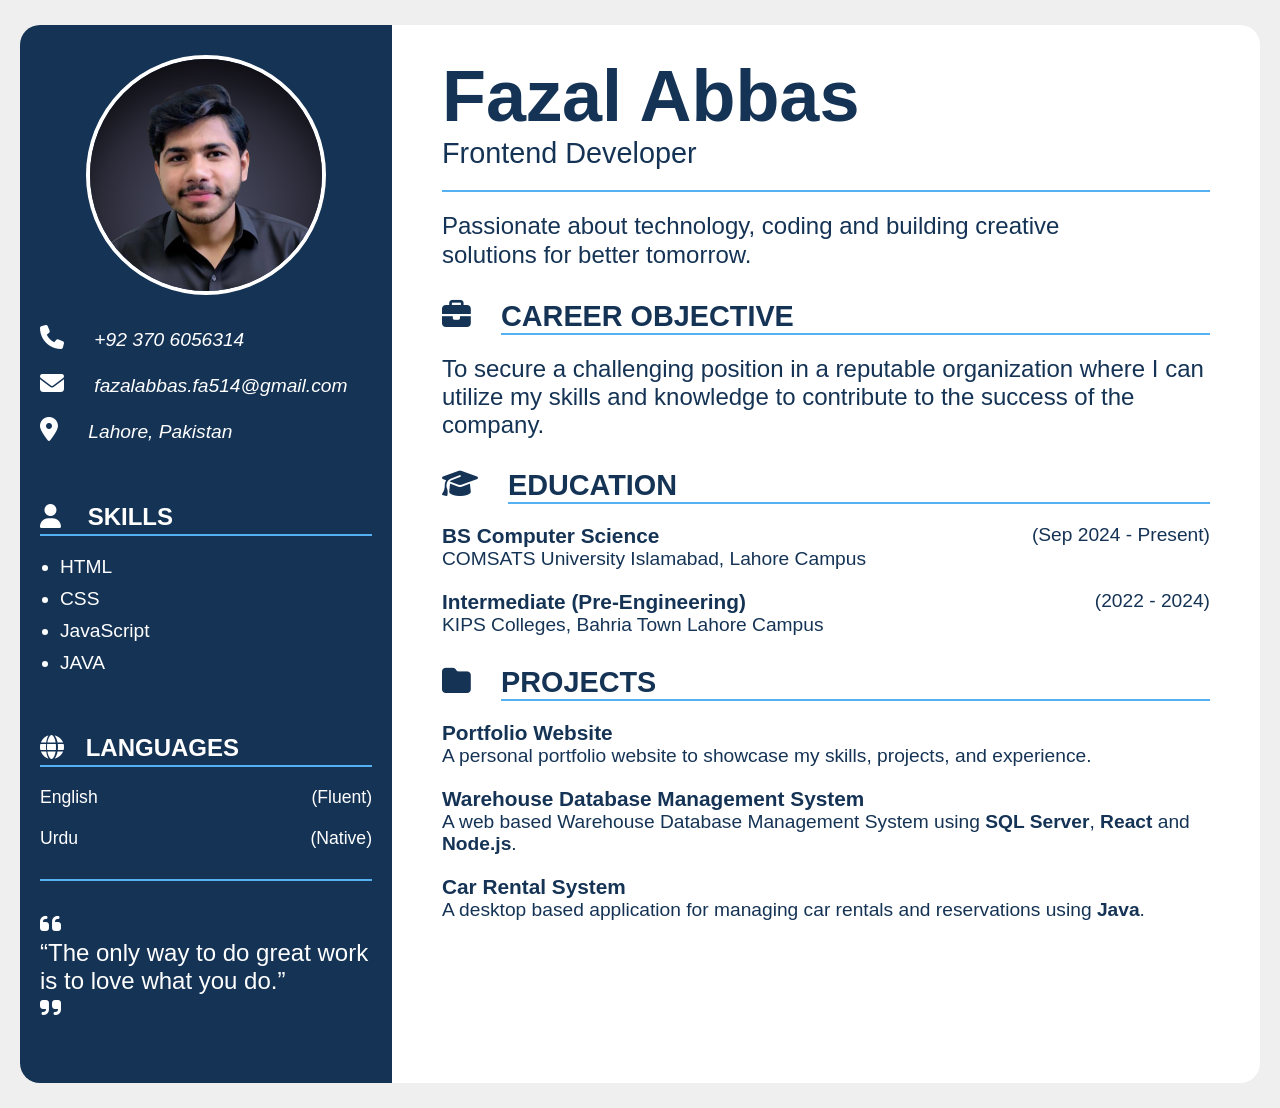
<file: Assignment-01/index.html>
<!DOCTYPE html>
<html lang="en">
<head>
    <meta charset="UTF-8">
    <meta name="viewport" content="width=device-width, initial-scale=1.0">
    <title>Fazal Abbas - Resume</title>
    <link rel="stylesheet" href="Style.css">
    
    <link rel="stylesheet" href="https://cdnjs.cloudflare.com/ajax/libs/font-awesome/6.7.2/css/all.min.css" integrity="sha512-Evv84Mr4kqVGRNSgIGL/F/aIDqQb7xQ2vcrdIwxfjThSH8CSR7PBEakCr51Ck+w+/U6swU2Im1vVX0SVk9ABhg==" crossorigin="anonymous" referrerpolicy="no-referrer"/>
    <link rel="stylesheet" href="https://cdnjs.cloudflare.com/ajax/libs/animate.css/4.1.1/animate.min.css">
    <link rel="shortcut icon" href="./Fazal%20Abbas.jpg" type="image/x-icon">
</head>

<body class="animate__animated animate__pulse">
    
    <div class="resume">

        <aside class="details">
            
            <section class="info">

                <header class="profile">

                    <div class="profile-pic animate__animated animate__zoomIn">
                        <img src="./Fazal%20Abbas.jpg" alt="Profile Picture">
                    </div>

                    <!-- This about is section for width < 900px -->
                    <div class="about-me">
                        <h1 class="animate__animated animate__fadeInLeft">Fazal Abbas</h1>
                        <h2>Frontend Developer</h2>
                        <p>Passionate about technology, coding and building creative solutions for better tomorrow.</p>
                    </div>

                </header>


                <address class="contact">

                    <div class="phone">
                        <i class="fa-solid fa-phone"></i>
                        <a href="https://wa.me/+923706056314" target="_blank">+92 370 6056314</a>
                    </div>
                    <div class="email">
                        <i class="fa-solid fa-envelope"></i>
                        <a href="mailto:fazalabbas.fa514@gmail.com">fazalabbas.fa514@gmail.com</a>
                    </div>
                    <div class="location">
                        <i class="fa-solid fa-location-dot"></i>
                        <span>Lahore, Pakistan</span>
                    </div>

                </address>

            </section>

            <div class="skills-section">

                <div class="skills-head">
                    <i class="fa-solid fa-user"></i>
                    <span>SKILLS</span>
                </div>
                <ul class="skills-list">
                    <li>HTML</li>
                    <li>CSS</li>
                    <li>JavaScript</li>
                    <li>JAVA</li>
                </ul>
                
            </div>

            <div class="languages">
                <div class="lang-head">
                    <i class="fa-solid fa-globe"></i>
                    <span>LANGUAGES</span>
                </div>
                <h3>English <span>(Fluent)</span></h3>
                <h3>Urdu <span>(Native)</span></h3>
            </div>

            <blockquote class="quote">
                <i class="fa-solid fa-quote-left"></i>
                <p>“The only way to do great work is to love what you do.”</p>
                <i class="fa-solid fa-quote-right"></i>
            </blockquote>
        </aside>


        <main class="about">

            <!-- This about is section for width > 900px -->
            <header class="about-head">
                <h1 class="animate__animated animate__fadeInLeft">Fazal Abbas</h1>
                <h2>Frontend Developer</h2>
                <p>Passionate about technology, coding and building creative solutions for better tomorrow.</p>
            </header>
            
            <div class="career-obj">
                <section class="career-head">
                    <i class="fa-solid fa-briefcase"></i>
                    <h4 class="animate__animated animate__fadeInLeft">CAREER OBJECTIVE</h4>
                </section>
                <p>To secure a challenging position in a reputable organization where I can utilize my skills and knowledge to contribute to the success of the company.</p>
            </div>

            <section class="education">
                <div class="edu-head">
                    <i class="fa-solid fa-graduation-cap"></i>
                    <h4 class="animate__animated animate__fadeInLeft">EDUCATION</h4>
                </div>
                <article class="edu">
                    <h3>BS Computer Science <span>(Sep 2024 - Present)</span></h3>
                    <p>COMSATS University Islamabad, Lahore Campus</p>
                </article>
                <article class="edu">
                    <h3>Intermediate (Pre-Engineering) <span>(2022 - 2024)</span></h3>
                    <p>KIPS Colleges, Bahria Town Lahore Campus</p>
                </article>
            </section>

            <section class="projects">
                <div class="projects-head">
                    <i class="fa-solid fa-folder"></i>
                    <h4 class="animate__animated animate__fadeInLeft">PROJECTS</h4>
                </div>
                <article class="project">
                    <h3>Portfolio Website</h3>
                    <p>A personal portfolio website to showcase my skills, projects, and experience.</p>
                </article>
                <article class="project">
                    <h3>Warehouse Database Management System</h3>
                    <p>A web based Warehouse Database Management System using <b>SQL Server</b>, <b>React</b> and <b>Node.js</b>.</p>
                </article>
                <article class="project">
                    <h3>Car Rental System</h3>
                    <p>A desktop based application for managing car rentals and reservations using <b>Java</b>.</p>
                </article>
            </section>
            
        </main>

    </div>

</body>
</html>
</file>
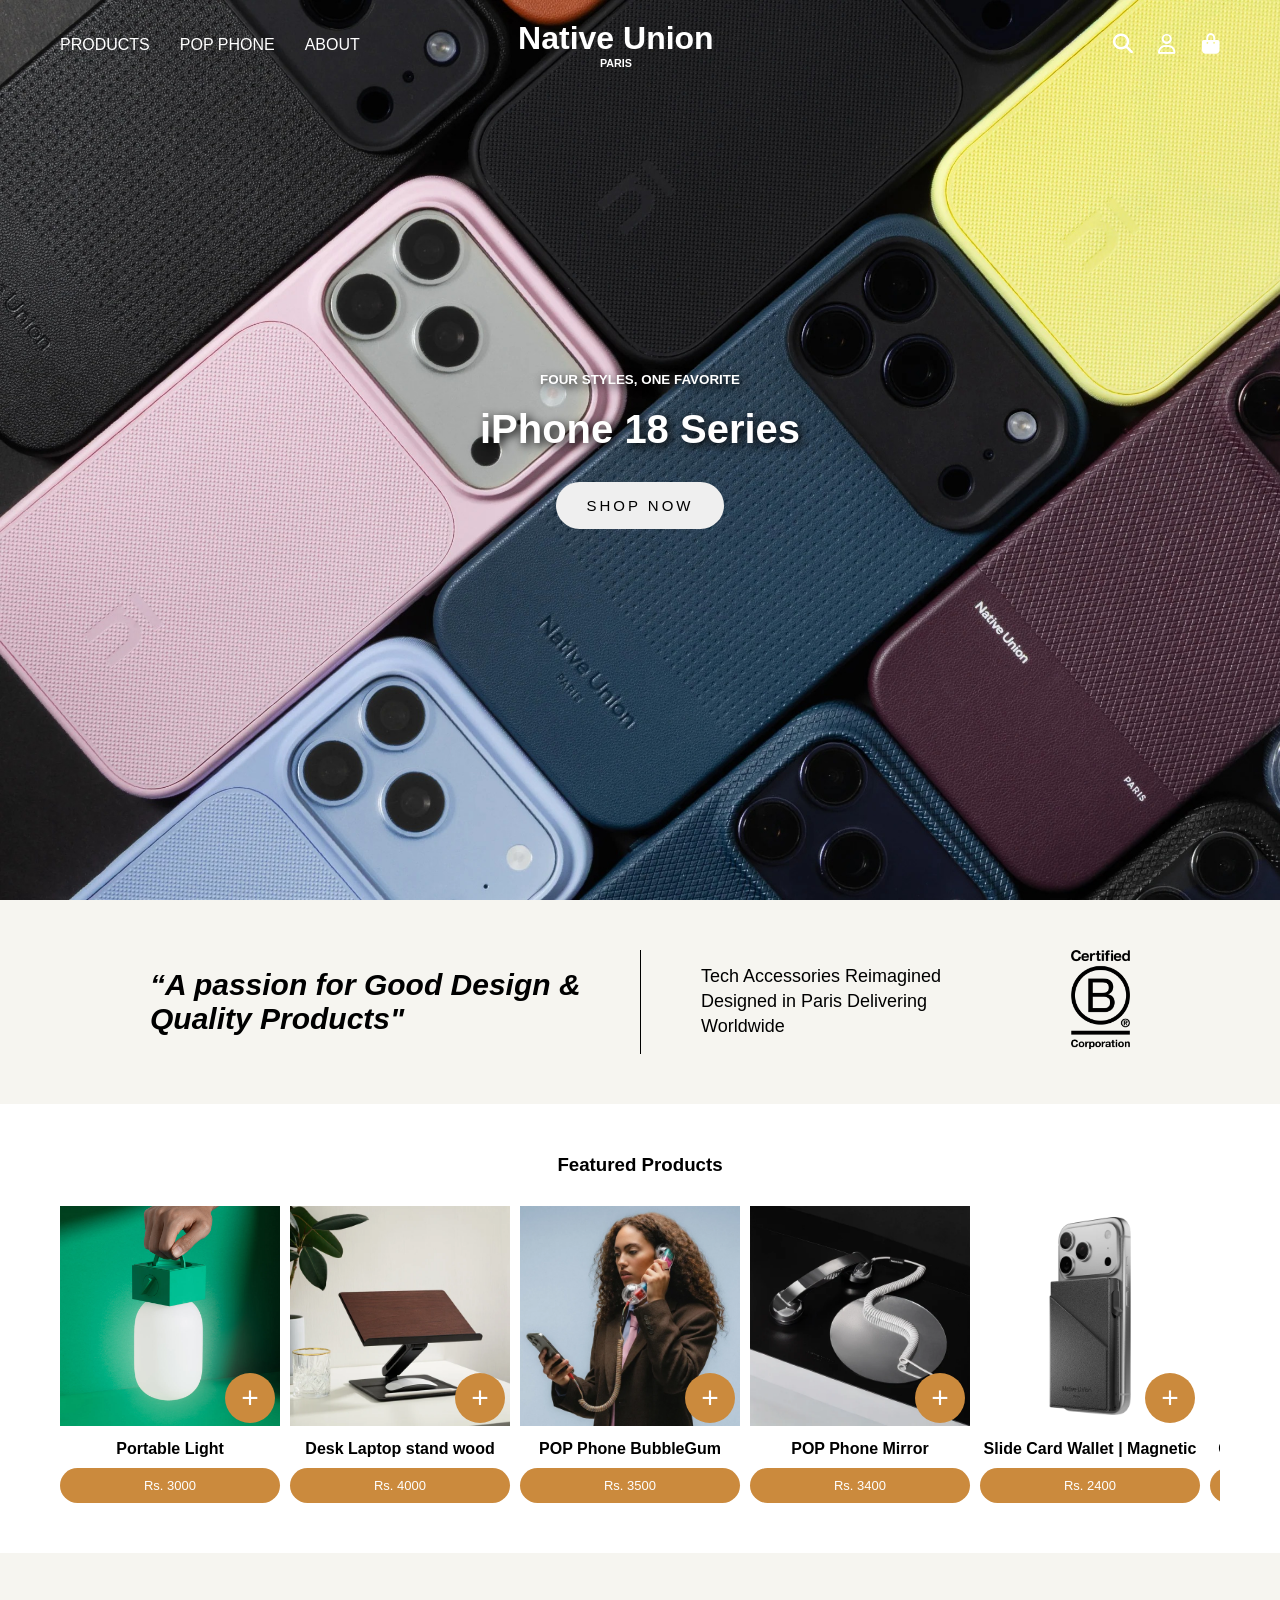
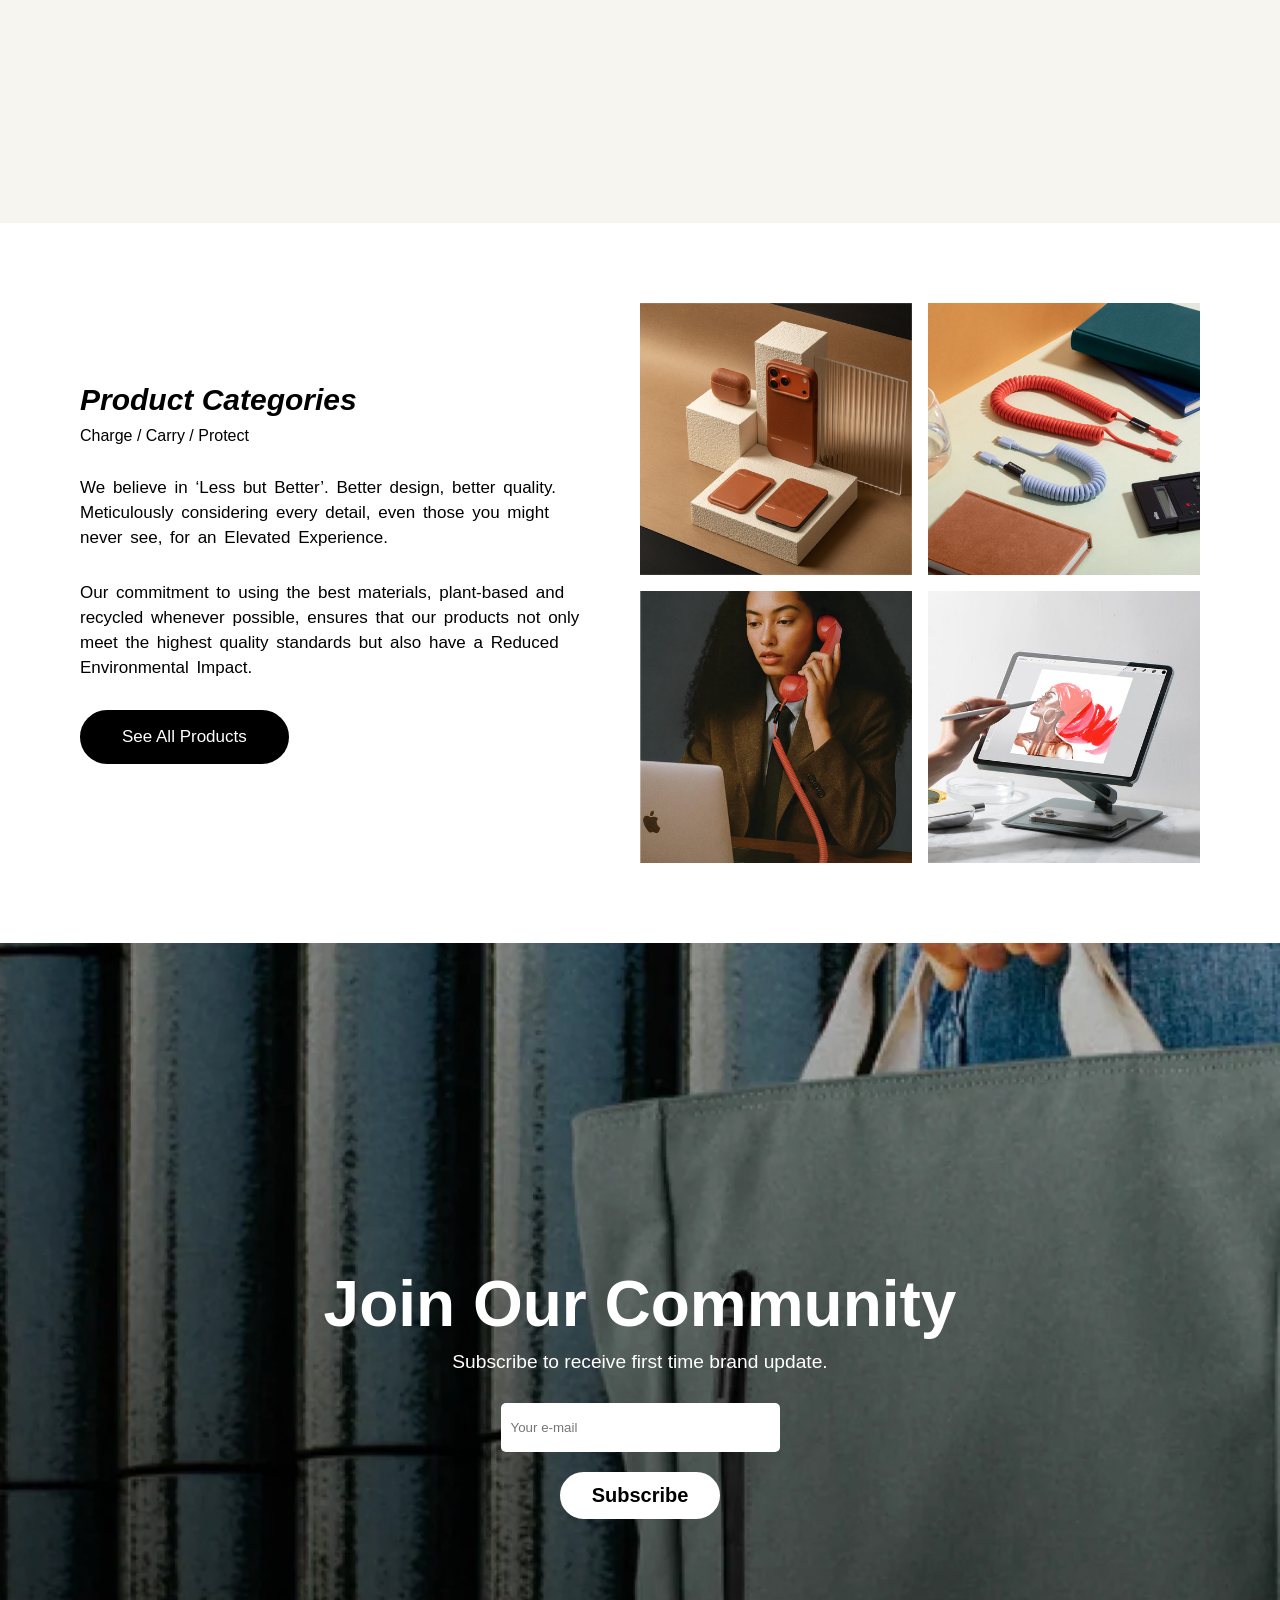
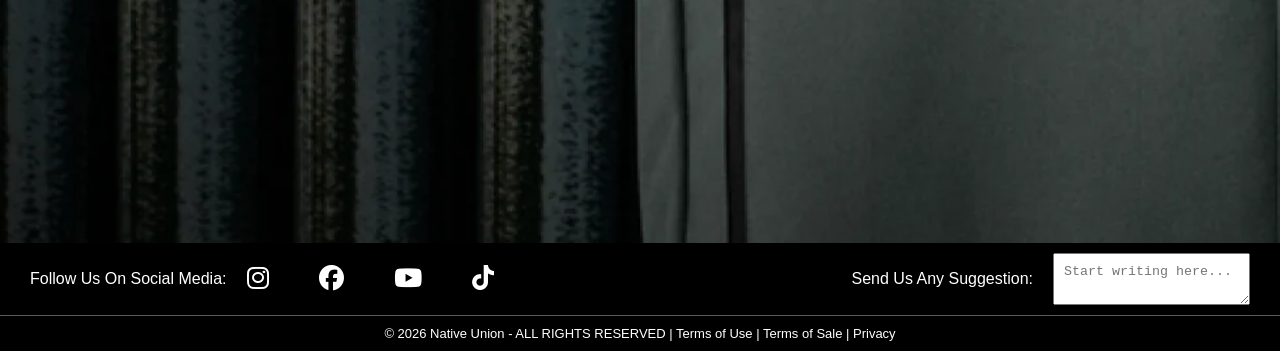
<file: Assignment-02/index.html>
<!doctype html>
<html lang="en">
  <head>
    <meta charset="UTF-8" />
    <meta name="viewport" content="width=device-width, initial-scale=1.0" />
    <title>Tech Accessories Reimagined | Native Union</title>
    <link rel="stylesheet" href="./css/style.css" />
    <link
      rel="stylesheet"
      href="https://cdnjs.cloudflare.com/ajax/libs/font-awesome/6.7.2/css/all.min.css"
      integrity="sha512-Evv84Mr4kqVGRNSgIGL/F/aIDqQb7xQ2vcrdIwxfjThSH8CSR7PBEakCr51Ck+w+/U6swU2Im1vVX0SVk9ABhg=="
      crossorigin="anonymous"
      referrerpolicy="no-referrer"
    />
  </head>
  <body>
    <header class="header">
      <nav>
        <i class="fa-solid fa-bars bar"></i>
        <ul class="nav-list">
          <li class="products_nav"><a href="">PRODUCTS</a></li>
          <li class="pop_phone_nav"><a href="">POP PHONE</a></li>
          <li class="about_nav"><a href="">ABOUT</a></li>
        </ul>
      </nav>

      <div class="logo">
        <h1>Native Union</h1>
        <h6>PARIS</h6>
      </div>

      <div class="head-icons">
        <i class="fa-solid fa-magnifying-glass"></i>
        <i class="fa-regular fa-user"></i>
        <i class="fa-solid fa-bag-shopping"></i>
      </div>
    </header>

    <main class="main">
      <h6>FOUR STYLES, ONE FAVORITE</h6>
      <h2>iPhone 18 Series</h2>
      <button class="shop-btn">SHOP NOW</button>
    </main>

    <section class="quote">
      <blockquote>“A passion for Good Design & Quality Products"</blockquote>
      <div class="right-text">
        <p>
          Tech Accessories Reimagined Designed in Paris Delivering Worldwide
        </p>
        <div class="b-cop">
          <img src="public/imgi_110_B-Corp-Logo-Black-RGB_2026.png" />
        </div>
      </div>
    </section>

    <section class="product-section">
      <h3>Featured Products</h3>

      <div class="products">

        <article class="product">
          <div class="p-img">
            <img src="public/0003_PopLight_Pine3.jpg" alt="" />
          </div>
          <div class="p-info">
            <h4>Portable Light</h4>
            <p class="price" data-price="3000">Rs. 3000</p>
          </div>

          <div class="cart">+</div>
        </article>

        <article class="product">
          <div class="p-img">
            <img src="public/0002_DeskLaptopStand-2.webp" alt="" />
          </div>
          <div class="p-info">
            <h4>Desk Laptop stand wood</h4>
            <p class="price" data-price="4000">Rs. 4000</p>
          </div>
          
          <div class="cart">+</div>
        </article>

        <article class="product">
          <div class="p-img">
            <img src="public/0001_PopPhone_BubbleGum_2.webp" alt="" />
          </div>
          <div class="p-info">
            <h4>POP Phone BubbleGum</h4>
            <p class="price" data-price="3500">Rs. 3500</p>
          </div>
          
          <div class="cart">+</div>
        </article>

        <article class="product">
          <div class="p-img">
            <img src="public/PopPhone_Mirror_5.webp" alt="" />
          </div>
          <div class="p-info">
            <h4>POP Phone Mirror</h4>
            <p class="price" data-price="3400">Rs. 3400</p>
          </div>
          
          <div class="cart">+</div>
        </article>

        <article class="product">
          <div class="p-img">
            <img src="public/SlideCardWallet-Black_34_withphone_422ac799-873c-4744-98d2-31e4a9dfe703.webp" alt="" />
          </div>
          <div class="p-info">
            <h4>Slide Card Wallet | Magnetic</h4>
            <p class="price" data-price="2400">Rs. 2400</p>
          </div>
          
          <div class="cart">+</div>
        </article>

        <article class="product">
          <div class="p-img">
            <img src="public/ReClassic_P10_3_4_Tan.webp" alt="" />
          </div>
          <div class="p-info">
            <h4>Classic Case for iphone 18</h4>
            <p class="price" data-price="1200">Rs. 1200</p>
          </div>
          
          <div class="cart">+</div>
        </article>

        <article class="product">
          <div class="p-img">
            <img src="public/Active_P10_3_4_Navy.webp" alt="" />
          </div>
          <div class="p-info">
            <h4>Active Case for iPhone 18</h4>
            <p class="price" data-price="1000">Rs. 1000</p>
          </div>
          
          <div class="cart">+</div>
        </article>

        <article class="product">
          <div class="p-img">
            <img src="public/NeoCase_P10_3_4_Black.webp" alt="" />
          </div>
          <div class="p-info">
            <h4>Neo Case for iPhone 18</h4>
            <p class="price" data-price="900">Rs. 900</p>
          </div>
          
          <div class="cart">+</div>
        </article>

        <article class="product">
          <div class="p-img">
            <img src="public/ReClear_P10_3_4.webp" alt="" />
          </div>
          <div class="p-info">
            <h4>(Re)Clear Case for iPhone 18</h4>
            <p class="price" data-price="900">Rs. 900</p>
          </div>
          
          <div class="cart">+</div>
        </article>

        <article class="product">
          <div class="p-img">
            <img src="public/FinditCardDuo_113.webp" alt="" />
          </div>
          <div class="p-info">
            <h4>Find It Card Duo</h4>
            <p class="price" data-price="1300">Rs. 1300</p>
          </div>
          
          <div class="cart">+</div>
        </article>

      </div>
    </section>

    <section class="empty"></section>

    <section class="product_categories">
      <div class="catg_left">
        <h2>Product Categories</h2>
        <p>Charge / Carry / Protect</p>
        <p class="p_catg_desc">
          We believe in ‘Less but Better’. Better design, better quality. Meticulously considering every detail, even those you might never see, for an Elevated Experience.
        </p>
        <p class="p_catg_desc">
          Our commitment to using the best materials, plant-based and recycled whenever possible, ensures that our products not only meet the highest quality standards but also have a Reduced Environmental Impact.
        </p>
        <button type="button">See All Products</button>
      </div>

      <div class="catg_right">
        <div class="catg_img"><img src="public/iPhone Case and Accessories.png" alt=""></div>
        <div class="catg_img"><img src="public/All_Cables.jpg" alt=""></div>
        <div class="catg_img"><img src="public/pop_phones.jpg" alt=""></div>
        <div class="catg_img"><img src="public/desk_essential.jpg" alt=""></div>
      </div>
    </section>

    <section class="newsletter">
      <div class="nl-text">
        <h2>Join Our Community</h2>
        <p>Subscribe to receive first time brand update.</p>
        <div class="email-bar">
          <input type="email" name="email" id="" placeholder="Your e-mail"> 
          <button type="submit">Subscribe</button>  
        </div>
      </div>
    </section>

    <footer class="footer">
      <div class="footer_contact">
        <div class="social_media">
          <p>Follow Us On Social Media:</p>
          <i class="fa-brands fa-instagram"></i>
          <i class="fa-brands fa-facebook"></i>
          <i class="fa-brands fa-youtube"></i>
          <i class="fa-brands fa-tiktok"></i>
        </div>
        <div class="query">
          <label for="text">Send Us Any Suggestion: </label>
          <textarea name="" id="" placeholder="Start writing here..."></textarea>
        </div>
      </div>
      <div class="copyright">
        <p>&copy; 2026 Native Union - ALL RIGHTS RESERVED  |  Terms of Use |  Terms of Sale |  Privacy</p>
      </div>
    </footer>

  </body>
</html>
</file>
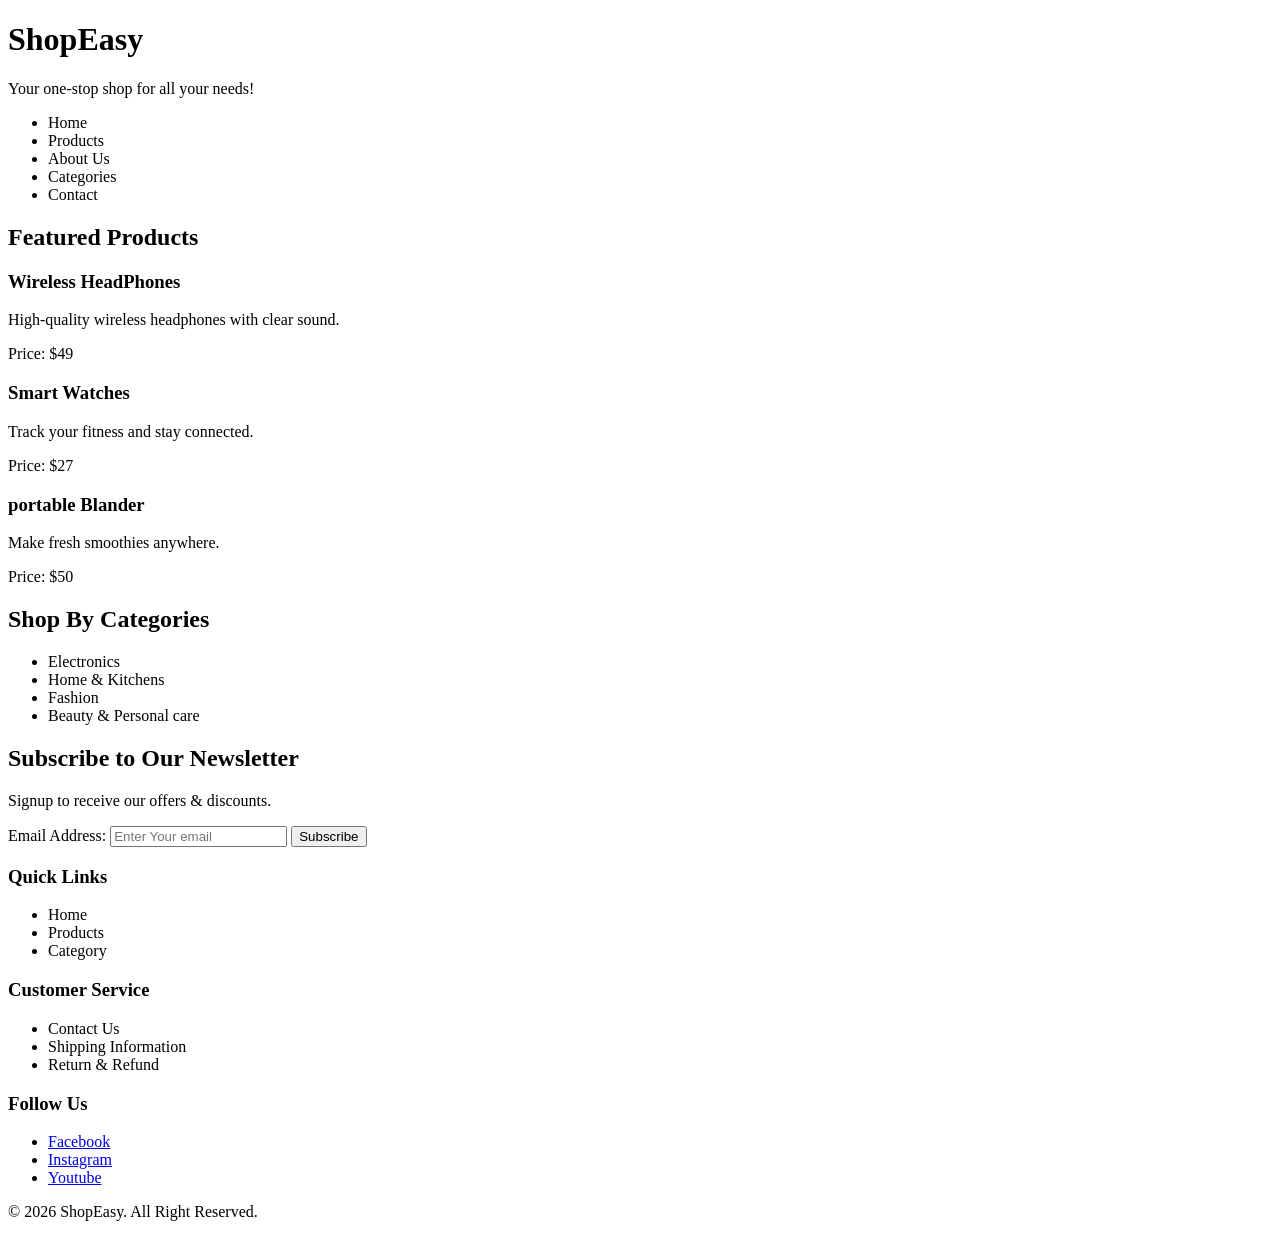
<file: Lab_Task-01/index.html>
<!doctype html>
<html lang="en">
  <head>
    <meta charset="UTF-8">
    <meta name="viewport" content="width=device-width, initial-scale=1.0">
    <title>ShopEasy</title>
  </head>
  <body>
    <header>
      <h1>ShopEasy</h1>
      <p>Your one-stop shop for all your needs!</p>

      <nav>
        <ul>
          <li><a>Home</a></li>
          <li><a>Products</a></li>
          <li><a>About Us</a></li>
          <li><a>Categories</a></li>
          <li><a>Contact</a></li>
        </ul>
      </nav>
    </header>

    <main>
      <section>
        <h2>Featured Products</h2>

        <article>
          <h3>Wireless HeadPhones</h3>
          <p>High-quality wireless headphones with clear sound.</p>
          <p>Price: $49</p>
        </article>

        <article>
          <h3>Smart Watches</h3>
          <p>Track your fitness and stay connected.</p>
          <p>Price: $27</p>
        </article>

        <article>
          <h3>portable Blander</h3>
          <p>Make fresh smoothies anywhere.</p>
          <p>Price: $50</p>
        </article>
      </section>

      <section>
        <h2>Shop By Categories</h2>
        <ul>
          <li><a>Electronics</a></li>
          <li><a>Home & Kitchens</a></li>
          <li><a>Fashion</a></li>
          <li><a>Beauty & Personal care</a></li>
        </ul>
      </section>

      <section>
        <h2>Subscribe to Our Newsletter</h2>
        <p>Signup to receive our offers & discounts.</p>

        <form>
          <label>Email Address: </label>
          <input type="email" name="Email" placeholder="Enter Your email">
          <button type="submit">Subscribe</button>
        </form>

      </section>
    </main>

    <footer>
      <section>
        <h3>Quick Links</h3>
        <ul>
          <li><a>Home</a></li>
          <li><a>Products</a></li>
          <li><a>Category</a></li>
        </ul>
      </section>
      <section>
        <h3>Customer Service</h3>
        <ul>
          <li><a>Contact Us</a></li>
          <li><a>Shipping Information</a></li>
          <li><a>Return & Refund</a></li>
        </ul>
      </section>
      <section>
        <h3>Follow Us</h3>
        <ul>
          <li><a href="https://facebook.com" target="_blank">Facebook</a></li>
          <li><a href="https://instagram.com" target="_blank">Instagram</a></li>
          <li><a href="https://youtube.com" target="_blank">Youtube</a></li>
        </ul>
      </section>

        <p>&copy; 2026 ShopEasy. All Right Reserved.</p>
    </footer>

  </body>
</html>
</file>
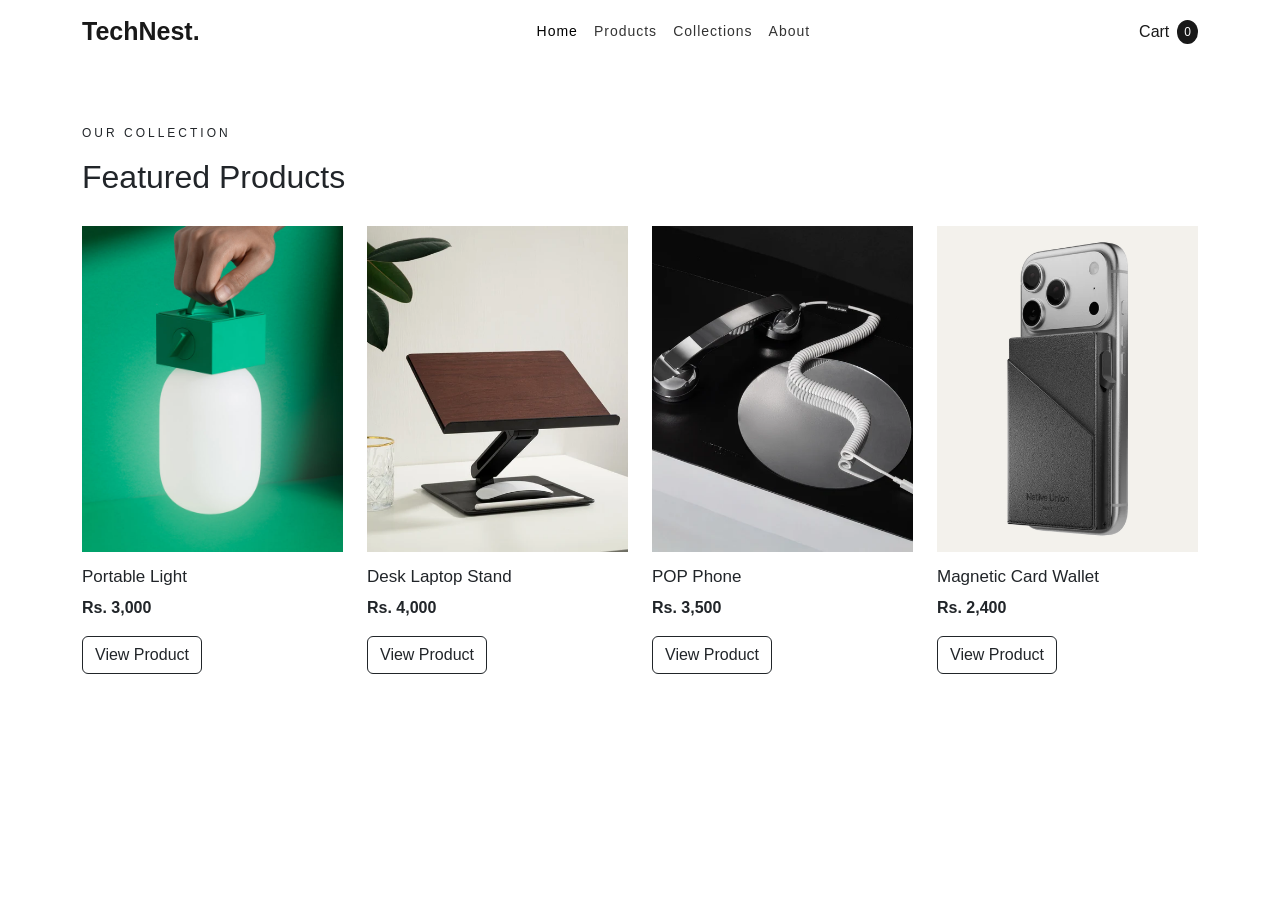
<file: Lab_Task-02/index.html>
<!doctype html>
<html lang="en">

<head>
    <meta charset="UTF-8" />
    <meta name="viewport" content="width=device-width, initial-scale=1.0" />
    <title>Lab 2 — Responsive Navbar and Grid Drill</title>
    <!-- Bootstrap CSS -->
    <link href="https://cdn.jsdelivr.net/npm/bootstrap@5.3.8/dist/css/bootstrap.min.css" rel="stylesheet"
        integrity="sha384-sRIl4kxILFvY47J16cr9ZwB07vP4J8+LH7qKQnuqkuIAvNWLzeN8tE5YBujZqJLB" crossorigin="anonymous" />
    <link rel="stylesheet" href="./css/style.css" />
</head>

<body class="bg-gray-50 font-sans text-gray-900">

    <header class="site-header">

        <nav class="navbar navbar-expand-md">
            <div class="container">

                <!-- Logo -->
                <a class="navbar-brand" href="#">
                    TechNest.
                </a>

                <!-- Navigation links -->
                <div class="collapse navbar-collapse order-3 order-md-2" id="mainNav">

                    <ul class="navbar-nav mx-auto">

                        <li class="nav-item">
                            <a class="nav-link active" href="#">Home</a>
                        </li>

                        <li class="nav-item">
                            <a class="nav-link" href="#">Products</a>
                        </li>

                        <li class="nav-item">
                            <a class="nav-link" href="#">Collections</a>
                        </li>

                        <li class="nav-item">
                            <a class="nav-link" href="#">About</a>
                        </li>

                    </ul>
                </div>

                <!-- Cart and hamburger -->
                <div class="nav-actions order-2 order-md-3 ms-auto
                        d-flex align-items-center gap-3">

                    <a href="#" class="cart-link">
                        <i class="fa-solid fa-bag-shopping"></i>
                        Cart
                        <span class="cart-count">0</span>
                    </a>

                    <button class="navbar-toggler" type="button" data-bs-toggle="collapse" data-bs-target="#mainNav"
                        aria-controls="mainNav" aria-expanded="false" aria-label="Toggle navigation">

                        <span class="navbar-toggler-icon"></span>

                    </button>

                </div>

            </div>
        </nav>

    </header>


    <main class="container product-section">

        <div class="section-heading">
            <p>OUR COLLECTION</p>
            <h1>Featured Products</h1>
        </div>

        <div class="product-grid">

            <article class="product-card">
                <div class="product-image">
                    <img src="./assets/0003_PopLight_Pine3.jpg" alt="Portable light">
                </div>

                <div class="product-info">
                    <h3>Portable Light</h3>
                    <p>Rs. 3,000</p>
                    <button class="btn btn-outline-dark">
                        View Product
                    </button>
                </div>
            </article>

            <article class="product-card">
                <div class="product-image">
                    <img src="./assets/0002_DeskLaptopStand-2.webp" alt="Laptop stand">
                </div>

                <div class="product-info">
                    <h3>Desk Laptop Stand</h3>
                    <p>Rs. 4,000</p>
                    <button class="btn btn-outline-dark">
                        View Product
                    </button>
                </div>
            </article>

            <article class="product-card">
                <div class="product-image">
                    <img src="./assets/PopPhone_Mirror_5.webp" alt="POP phone">
                </div>

                <div class="product-info">
                    <h3>POP Phone</h3>
                    <p>Rs. 3,500</p>
                    <button class="btn btn-outline-dark">
                        View Product
                    </button>
                </div>
            </article>

            <article class="product-card">
                <div class="product-image">
                    <img src="./assets/SlideCardWallet-Black_34_withphone_422ac799-873c-4744-98d2-31e4a9dfe703.webp" alt="Magnetic card wallet">
                </div>

                <div class="product-info">
                    <h3>Magnetic Card Wallet</h3>
                    <p>Rs. 2,400</p>
                    <button class="btn btn-outline-dark">
                        View Product
                    </button>
                </div>
            </article>

        </div>

    </main>


    
</body>
<script src="https://cdn.jsdelivr.net/npm/bootstrap@5.3.8/dist/js/bootstrap.bundle.min.js"
    integrity="sha384-FKyoEForCGlyvwx9Hj09JcYn3nv7wiPVlz7YYwJrWVcXK/BmnVDxM+D2scQbITxI"
    crossorigin="anonymous"></script>

</html>
</file>
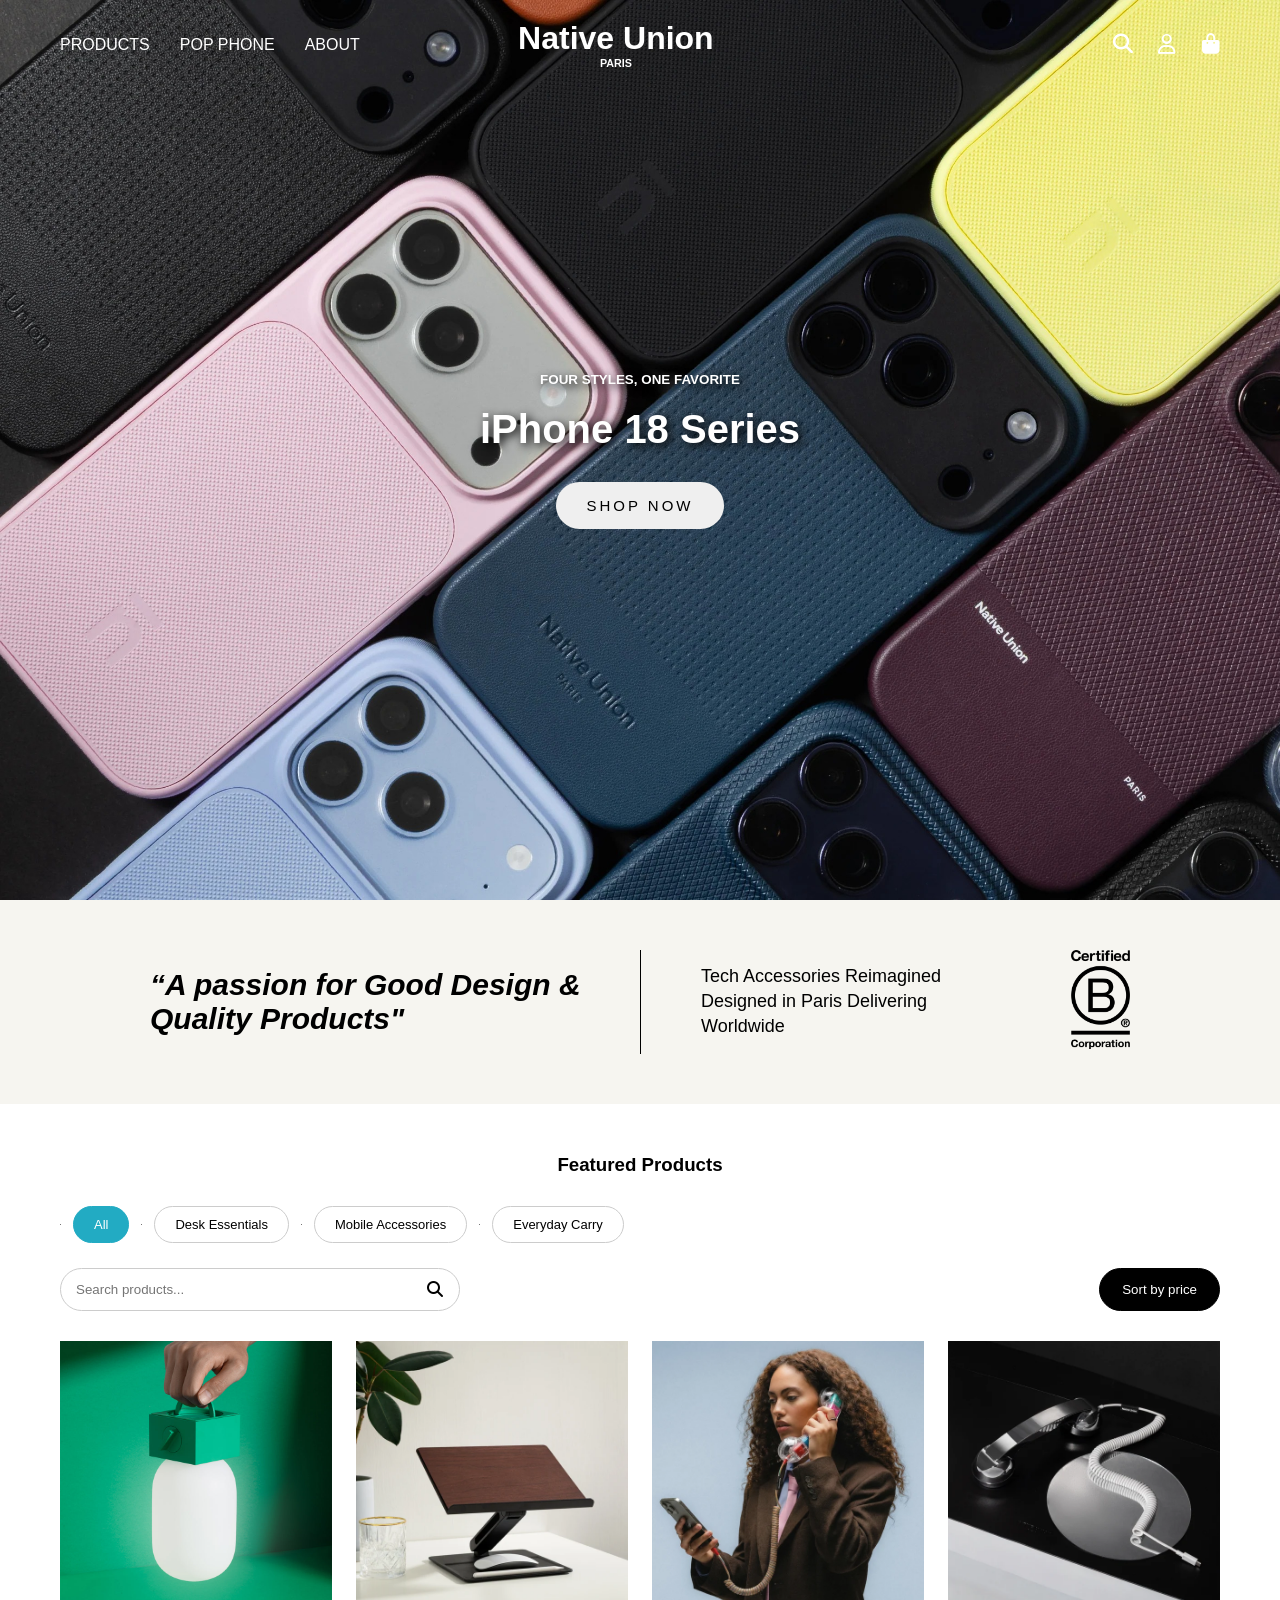
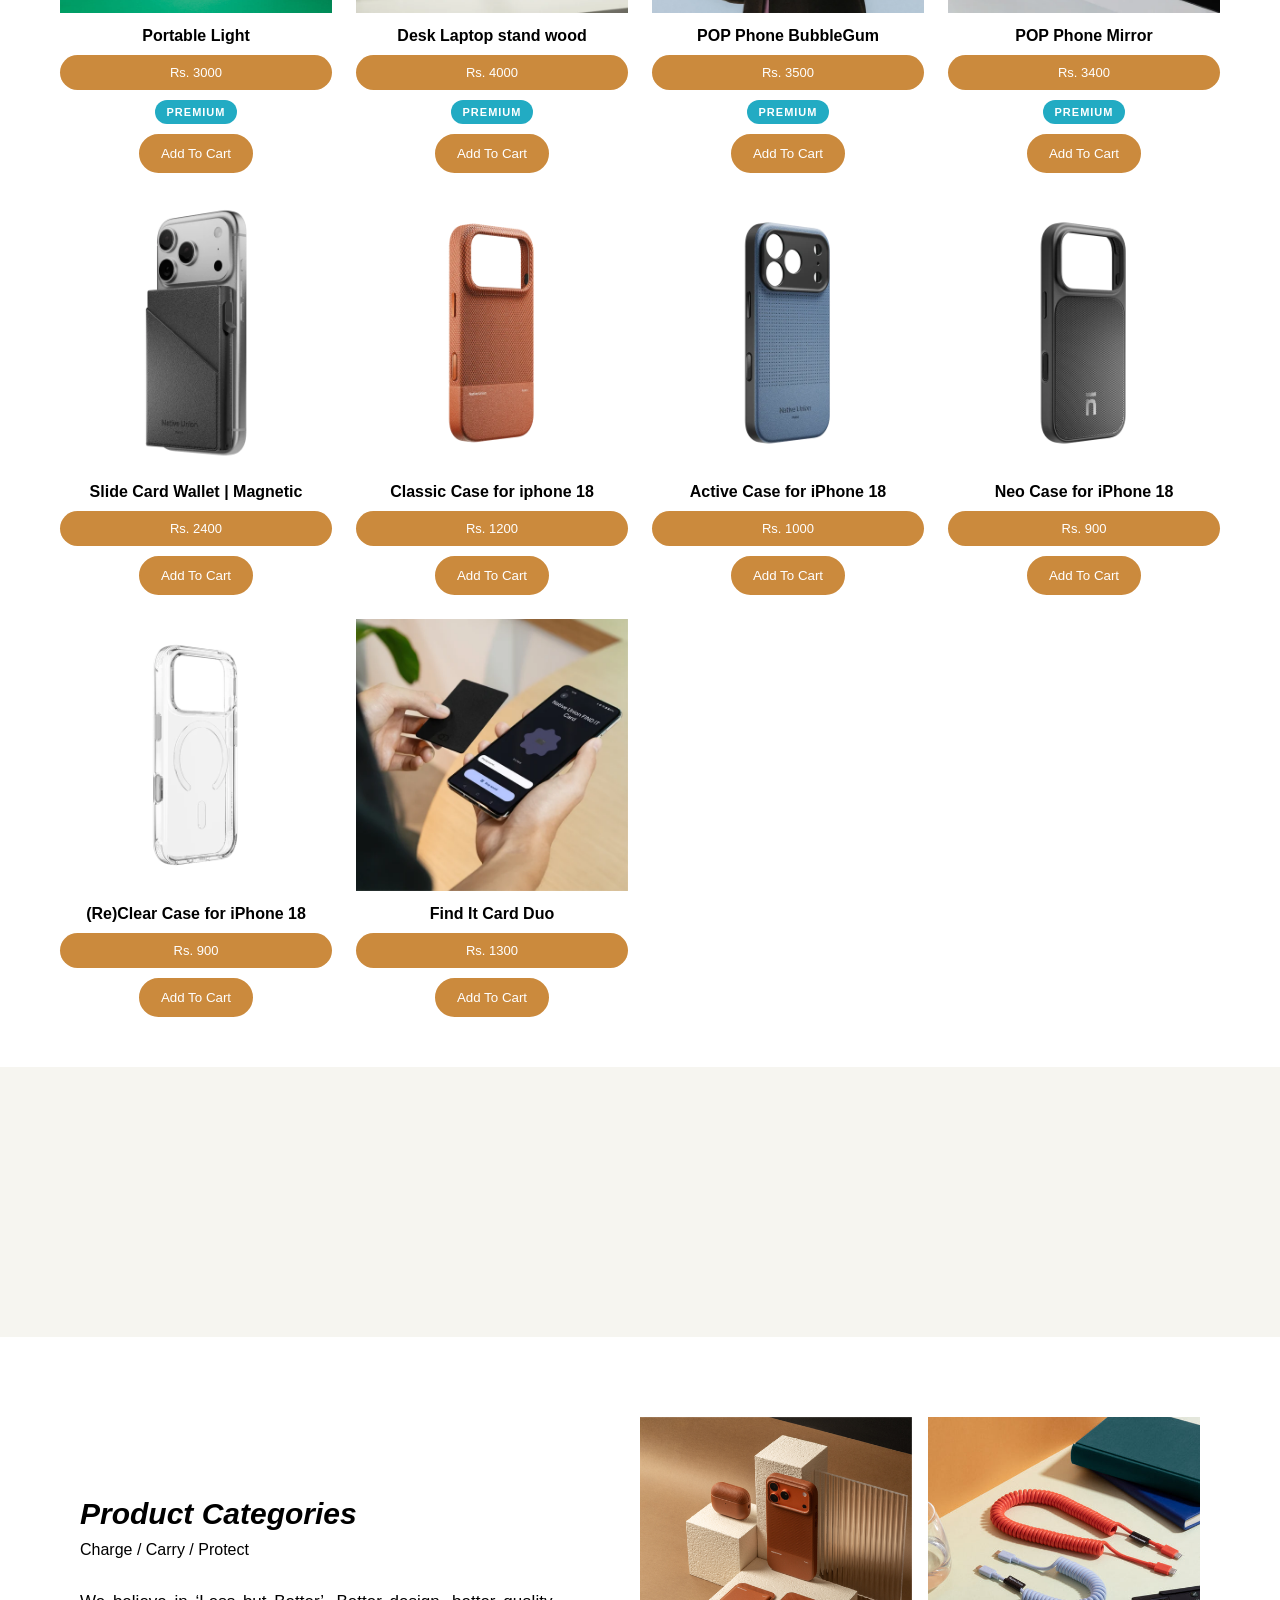
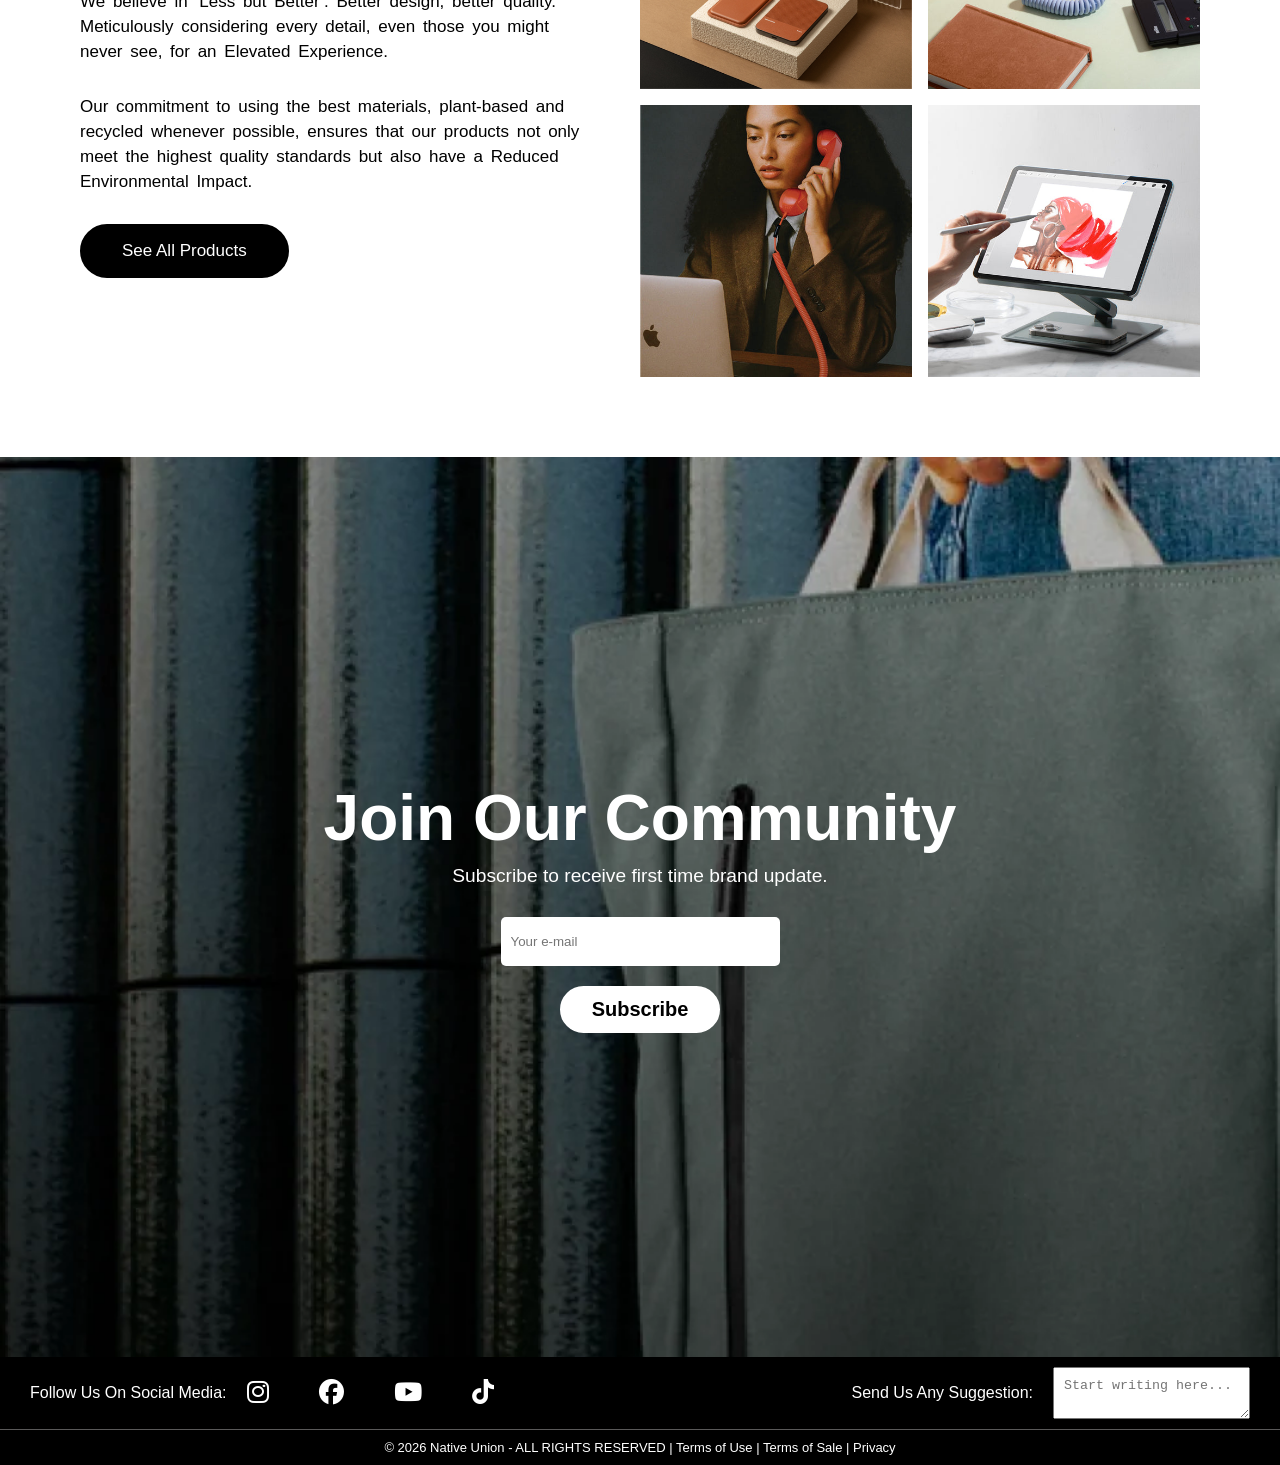
<file: midterm/index.html>
<!doctype html>
<html lang="en">

<head>
  <meta charset="UTF-8" />
  <meta name="viewport" content="width=device-width, initial-scale=1.0" />
  <title>Tech Accessories Reimagined | Native Union</title>
  <link rel="stylesheet" href="./css/style.css" />
  <link rel="stylesheet" href="https://cdnjs.cloudflare.com/ajax/libs/font-awesome/6.7.2/css/all.min.css"
    integrity="sha512-Evv84Mr4kqVGRNSgIGL/F/aIDqQb7xQ2vcrdIwxfjThSH8CSR7PBEakCr51Ck+w+/U6swU2Im1vVX0SVk9ABhg=="
    crossorigin="anonymous" referrerpolicy="no-referrer" />
</head>

<body>
  <header class="header">
    <nav>
      <i class="fa-solid fa-bars bar"></i>
      <ul class="nav-list">
        <li class="products_nav"><a href="">PRODUCTS</a></li>
        <li class="pop_phone_nav"><a href="">POP PHONE</a></li>
        <li class="about_nav"><a href="">ABOUT</a></li>
      </ul>
    </nav>

    <div class="logo">
      <h1>Native Union</h1>
      <h6>PARIS</h6>
    </div>

    <div class="head-icons">
      <i class="fa-solid fa-magnifying-glass"></i>
      <i class="fa-regular fa-user"></i>
      <i class="fa-solid fa-bag-shopping"></i>
    </div>
  </header>

  <main class="main">
    <h6>FOUR STYLES, ONE FAVORITE</h6>
    <h2>iPhone 18 Series</h2>
    <button class="shop-btn">SHOP NOW</button>
  </main>

  <section class="quote">
    <blockquote>“A passion for Good Design & Quality Products"</blockquote>
    <div class="right-text">
      <p>
        Tech Accessories Reimagined Designed in Paris Delivering Worldwide
      </p>
      <div class="b-cop">
        <img src="public/imgi_110_B-Corp-Logo-Black-RGB_2026.png" />
      </div>
    </div>
  </section>

  <section class="product-section">
    <h3>Featured Products</h3>

    <fieldset class="category-filter">
      <div class="filter-options">

        <input type="radio" name="product-category" id="filter-all" checked>
        <label for="filter-all">All</label>

        <input type="radio" name="product-category" id="filter-desk">
        <label for="filter-desk">Desk Essentials</label>

        <input type="radio" name="product-category" id="filter-mobile">
        <label for="filter-mobile">Mobile Accessories</label>

        <input type="radio" name="product-category" id="filter-carry">
        <label for="filter-carry">Everyday Carry</label>

      </div>
    </fieldset>

    <!-- Search and Sort Controls -->
    <div class="product-tools">

      <div class="search-box">
        <input type="search" id="product-search" placeholder="Search products..." aria-label="Search products by name">
        <i class="fa-solid fa-magnifying-glass"></i>
      </div>

      <button type="button" id="sort-price">
        Sort by price
      </button>

    </div>

    <!-- No Results Message -->
    <p id="no-products" class="no-products" role="status" hidden>
      No products found
    </p>

    <div class="products">

      <article class="product" data-category="desk">
        <div class="p-img">
          <a href="products.html" target="_blank">
            <img src="public/0003_PopLight_Pine3.jpg" alt="" />
          </a>
        </div>
        <div class="p-info">
          <h4>Portable Light</h4>
          <p class="price" data-price="3000">Rs. 3000</p>
        </div>

        <button class="cart">Add To Cart</button>

      </article>

      <article class="product" data-category="desk">
        <div class="p-img">
          <img src="public/0002_DeskLaptopStand-2.webp" alt="" />
        </div>
        <div class="p-info">
          <h4>Desk Laptop stand wood</h4>
          <p class="price" data-price="4000">Rs. 4000</p>
        </div>

        <button class="cart">Add To Cart</button>

      </article>

      <article class="product" data-category="mobile">
        <div class="p-img">
          <img src="public/0001_PopPhone_BubbleGum_2.webp" alt="" />
        </div>
        <div class="p-info">
          <h4>POP Phone BubbleGum</h4>
          <p class="price" data-price="3500">Rs. 3500</p>
        </div>

        <button class="cart">Add To Cart</button>

      </article>

      <article class="product" data-category="mobile">
        <div class="p-img">
          <img src="public/PopPhone_Mirror_5.webp" alt="" />
        </div>
        <div class="p-info">
          <h4>POP Phone Mirror</h4>
          <p class="price" data-price="3400">Rs. 3400</p>
        </div>

        <button class="cart">Add To Cart</button>

      </article>

      <article class="product" data-category="carry">
        <div class="p-img">
          <img src="public/SlideCardWallet-Black_34_withphone_422ac799-873c-4744-98d2-31e4a9dfe703.webp" alt="" />
        </div>
        <div class="p-info">
          <h4>Slide Card Wallet | Magnetic</h4>
          <p class="price" data-price="2400">Rs. 2400</p>
        </div>

        <button class="cart">Add To Cart</button>

      </article>

      <article class="product" data-category="mobile">
        <div class="p-img">
          <img src="public/ReClassic_P10_3_4_Tan.webp" alt="" />
        </div>
        <div class="p-info">
          <h4>Classic Case for iphone 18</h4>
          <p class="price" data-price="1200">Rs. 1200</p>
        </div>

        <button class="cart">Add To Cart</button>

      </article>

      <article class="product" data-category="mobile">
        <div class="p-img">
          <img src="public/Active_P10_3_4_Navy.webp" alt="" />
        </div>
        <div class="p-info">
          <h4>Active Case for iPhone 18</h4>
          <p class="price" data-price="1000">Rs. 1000</p>
        </div>

        <button class="cart">Add To Cart</button>

      </article>

      <article class="product" data-category="mobile">
        <div class="p-img">
          <img src="public/NeoCase_P10_3_4_Black.webp" alt="" />
        </div>
        <div class="p-info">
          <h4>Neo Case for iPhone 18</h4>
          <p class="price" data-price="900">Rs. 900</p>
        </div>

        <button class="cart">Add To Cart</button>

      </article>

      <article class="product" data-category="mobile">
        <div class="p-img">
          <img src="public/ReClear_P10_3_4.webp" alt="" />
        </div>
        <div class="p-info">
          <h4>(Re)Clear Case for iPhone 18</h4>
          <p class="price" data-price="900">Rs. 900</p>
        </div>

        <button class="cart">Add To Cart</button>

      </article>

      <article class="product" data-category="carry">
        <div class="p-img">
          <img src="public/FinditCardDuo_113.webp" alt="" />
        </div>
        <div class="p-info">
          <h4>Find It Card Duo</h4>
          <p class="price" data-price="1300">Rs. 1300</p>
        </div>

        <button class="cart">Add To Cart</button>
      </article>

    </div>
  </section>

  <section class="empty"></section>

  <section class="product_categories">
    <div class="catg_left">
      <h2>Product Categories</h2>
      <p>Charge / Carry / Protect</p>
      <p class="p_catg_desc">
        We believe in ‘Less but Better’. Better design, better quality. Meticulously considering every detail, even
        those you might never see, for an Elevated Experience.
      </p>
      <p class="p_catg_desc">
        Our commitment to using the best materials, plant-based and recycled whenever possible, ensures that our
        products not only meet the highest quality standards but also have a Reduced Environmental Impact.
      </p>
      <button type="button">See All Products</button>
    </div>

    <div class="catg_right">
      <div class="catg_img"><img src="public/iPhone Case and Accessories.png" alt=""></div>
      <div class="catg_img"><img src="public/All_Cables.jpg" alt=""></div>
      <div class="catg_img"><img src="public/pop_phones.jpg" alt=""></div>
      <div class="catg_img"><img src="public/desk_essential.jpg" alt=""></div>
    </div>
  </section>

  <section class="newsletter">
    <div class="nl-text">
      <h2>Join Our Community</h2>
      <p>Subscribe to receive first time brand update.</p>
      <div class="email-bar">
        <input type="email" name="email" id="" placeholder="Your e-mail">
        <button type="submit">Subscribe</button>
      </div>
    </div>
  </section>

  <footer class="footer">
    <div class="footer_contact">
      <div class="social_media">
        <p>Follow Us On Social Media:</p>
        <i class="fa-brands fa-instagram"></i>
        <i class="fa-brands fa-facebook"></i>
        <i class="fa-brands fa-youtube"></i>
        <i class="fa-brands fa-tiktok"></i>
      </div>
      <div class="query">
        <label for="text">Send Us Any Suggestion: </label>
        <textarea name="" id="" placeholder="Start writing here..."></textarea>
      </div>
    </div>
    <div class="copyright">
      <p>&copy; 2026 Native Union - ALL RIGHTS RESERVED | Terms of Use | Terms of Sale | Privacy</p>
    </div>
  </footer>

</body>
<script src="./js/script.js"></script>
</html>
</file>
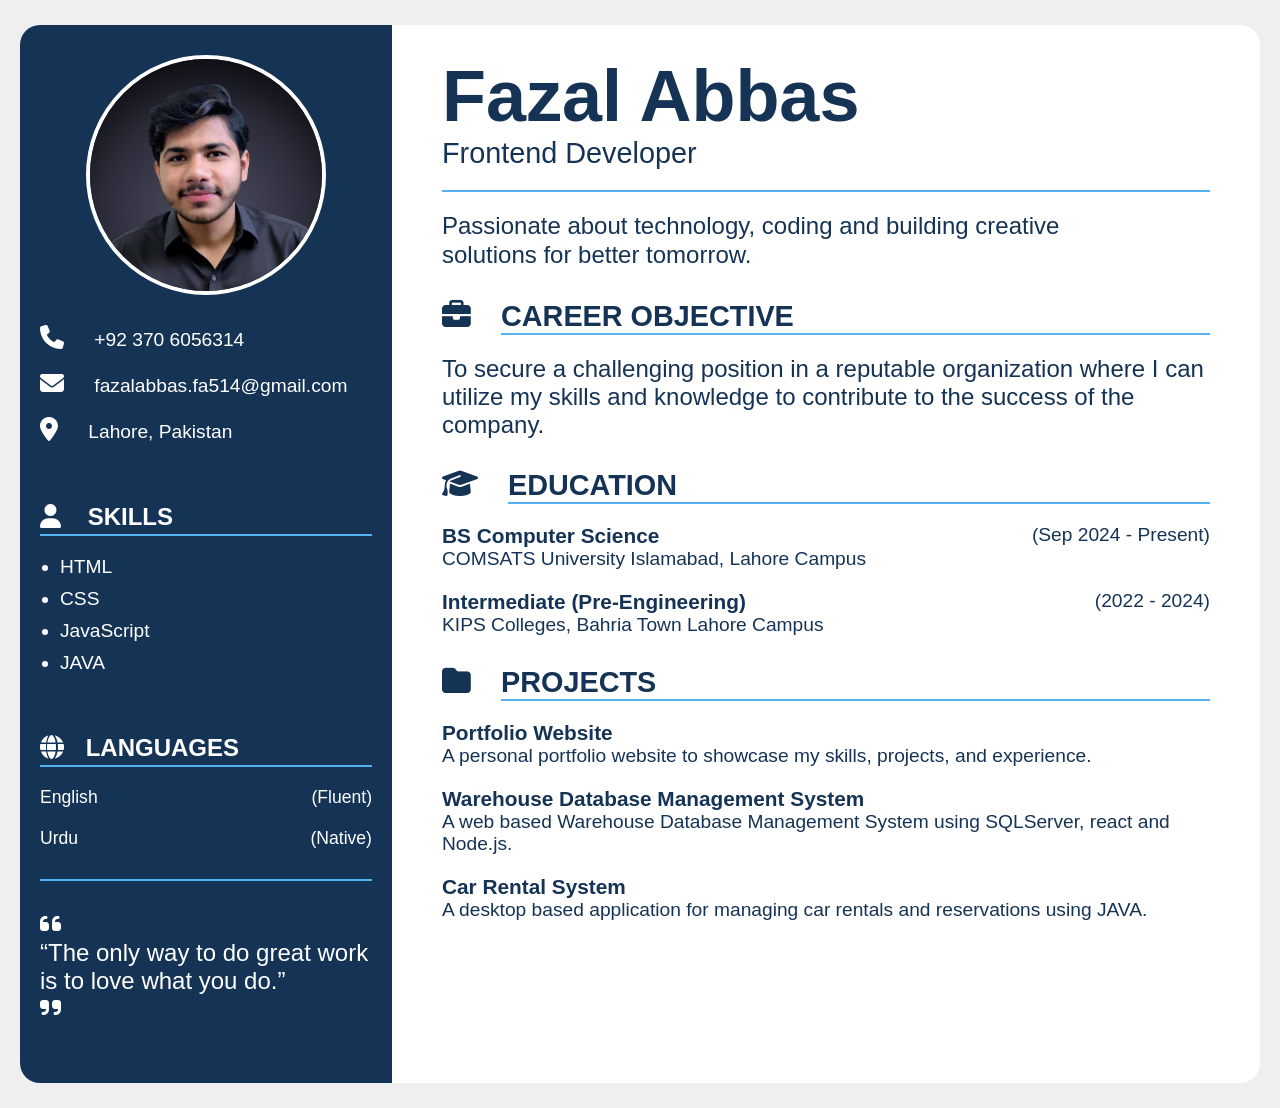
<file: Lab Task-01.html>
<!DOCTYPE html>
<html lang="en">
<head>
    <meta charset="UTF-8">
    <meta name="viewport" content="width=device-width, initial-scale=1.0">
    <title>Fazal Abbas - Resume</title>
    <link rel="stylesheet" href="Style.css">
    <link rel="stylesheet" href="https://cdnjs.cloudflare.com/ajax/libs/font-awesome/6.7.2/css/all.min.css"
        integrity="sha512-Evv84Mr4kqVGRNSgIGL/F/aIDqQb7xQ2vcrdIwxfjThSH8CSR7PBEakCr51Ck+w+/U6swU2Im1vVX0SVk9ABhg=="
        crossorigin="anonymous" referrerpolicy="no-referrer" />
    <link rel="stylesheet" href="https://cdnjs.cloudflare.com/ajax/libs/animate.css/4.1.1/animate.min.css">
</head>
<body class="animate__animated animate__pulse">
    <div class="resume">
        <div class="details">
            <div class="info">
                <div class="profile">
                    <div class="profile-pic animate__animated animate__zoomIn">
                        <img src="./Fazal Abbas.jpg" alt="Profile Picture">
                    </div>

                    <div class="about-me">
                        <h1 class="animate__animated animate__fadeInLeft">Fazal Abbas</h1>
                        <h3>Frontend Developer</h3>
                        <p>Passionate about technology, coding and building creative solutions for better tomorrow.</p>
                    </div>
                </div>


                <div class="contact">
                    <div class="phone">
                        <i class="fa-solid fa-phone"></i>
                        <span>+92 370 6056314</span>
                    </div>
                    <div class="email">
                        <i class="fa-solid fa-envelope"></i>
                        <span>fazalabbas.fa514@gmail.com</span>
                    </div>
                    <div class="location">
                        <i class="fa-solid fa-location-dot"></i>
                        <span>Lahore, Pakistan</span>
                    </div>
                </div>
            </div>

            <div class="skills-section">
                <div class="skills-head">
                    <i class="fa-solid fa-user"></i>
                    <span>SKILLS</span>
                </div>
                <ul class="skills-list">
                    <li>HTML</li>
                    <li>CSS</li>
                    <li>JavaScript</li>
                    <li>JAVA</li>
            </div>

            <div class="languages">
                <div class="lang-head">
                    <i class="fa-solid fa-globe"></i>
                    <span>LANGUAGES</span>
                </div>
                <h3>English <span>(Fluent)</span></h3>
                <h3>Urdu <span></span>(Native)</span></h3>
            </div>

            <div class="quote">
                <i class="fa-solid fa-quote-left"></i>
                <p>“The only way to do great work is to love what you do.”</p>
                <i class="fa-solid fa-quote-right"></i>
            </div>
        </div>

        <div class="about">
            <div class="about-head">
                <h1 class="animate__animated animate__fadeInLeft">Fazal Abbas</h1>
                <h3>Frontend Developer</h3>
                <p>Passionate about technology, coding and building creative solutions for better tomorrow.</p>
            </div>
            
            <div class="career-obj">
                <div class="career-head">
                    <i class="fa-solid fa-briefcase"></i>
                    <h4 class="animate__animated animate__fadeInLeft">CAREER OBJECTIVE</h4>
                </div>
                <p>To secure a challenging position in a reputable organization where I can utilize my skills and knowledge to contribute to the success of the company.</p>
            </div>

            <div class="education">
                <div class="edu-head">
                    <i class="fa-solid fa-graduation-cap"></i>
                    <h4 class="animate__animated animate__fadeInLeft">EDUCATION</h4>
                </div>
                <div class="edu">
                    <h3>BS Computer Science <span>(Sep 2024 - Present)</span></h3>
                    <p>COMSATS University Islamabad, Lahore Campus</p>
                </div>
                <div class="edu">
                    <h3>Intermediate (Pre-Engineering) <span>(2022 - 2024)</span></h3>
                    <p>KIPS Colleges, Bahria Town Lahore Campus</p>
                </div>
            </div>

            <div class="projects">
                <div class="projects-head">
                    <i class="fa-solid fa-folder"></i>
                    <h4 class="animate__animated animate__fadeInLeft">PROJECTS</h4>
                </div>
                <div class="project">
                    <h3>Portfolio Website</h3>
                    <p>A personal portfolio website to showcase my skills, projects, and experience.</p>
                </div>
                <div class="project">
                    <h3>Warehouse Database Management System</h3>
                    <p>A web based Warehouse Database Management System using SQLServer, react and Node.js.</p>
                </div>
                <div class="project">
                    <h3>Car Rental System</h3>
                    <p>A desktop based application for managing car rentals and reservations using JAVA.</p>
                </div>
            </div>
            
        </div>
    </div>
</body>
</html>
</file>
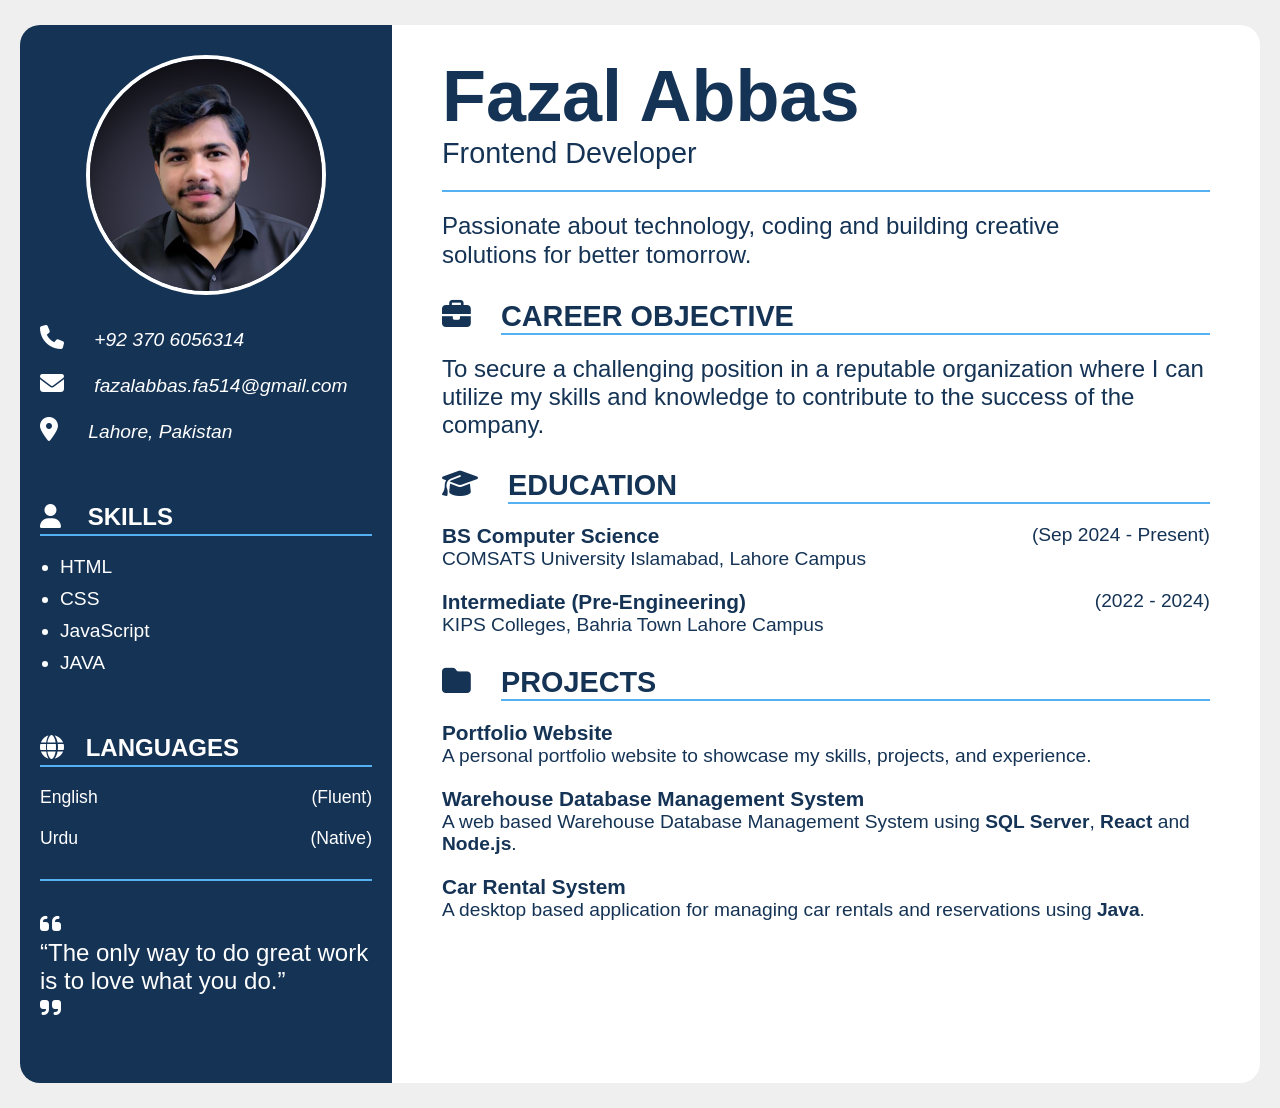
<file: Assignment-01/Lab Task-01.html>
<!DOCTYPE html>
<html lang="en">
<head>
    <meta charset="UTF-8">
    <meta name="viewport" content="width=device-width, initial-scale=1.0">
    <title>Fazal Abbas - Resume</title>
    <link rel="stylesheet" href="Style.css">
    <link rel="stylesheet" href="https://cdnjs.cloudflare.com/ajax/libs/font-awesome/6.7.2/css/all.min.css" integrity="sha512-Evv84Mr4kqVGRNSgIGL/F/aIDqQb7xQ2vcrdIwxfjThSH8CSR7PBEakCr51Ck+w+/U6swU2Im1vVX0SVk9ABhg==" crossorigin="anonymous" referrerpolicy="no-referrer"/>
    <link rel="stylesheet" href="https://cdnjs.cloudflare.com/ajax/libs/animate.css/4.1.1/animate.min.css">
    <link rel="shortcut icon" href="./Fazal%20Abbas.jpg" type="image/x-icon">
</head>

<body class="animate__animated animate__pulse">
    
    <div class="resume">

        <aside class="details">
            
            <section class="info">

                <header class="profile">

                    <div class="profile-pic animate__animated animate__zoomIn">
                        <img src="./Fazal%20Abbas.jpg" alt="Profile Picture">
                    </div>

                    <!-- This about is section for width < 900px -->
                    <div class="about-me">
                        <h1 class="animate__animated animate__fadeInLeft">Fazal Abbas</h1>
                        <h2>Frontend Developer</h2>
                        <p>Passionate about technology, coding and building creative solutions for better tomorrow.</p>
                    </div>

                </header>


                <address class="contact">

                    <div class="phone">
                        <i class="fa-solid fa-phone"></i>
                        <a href="https://wa.me/+923706056314" target="_blank">+92 370 6056314</a>
                    </div>
                    <div class="email">
                        <i class="fa-solid fa-envelope"></i>
                        <a href="mailto:fazalabbas.fa514@gmail.com">fazalabbas.fa514@gmail.com</a>
                    </div>
                    <div class="location">
                        <i class="fa-solid fa-location-dot"></i>
                        <span>Lahore, Pakistan</span>
                    </div>

                </address>

            </section>

            <div class="skills-section">

                <div class="skills-head">
                    <i class="fa-solid fa-user"></i>
                    <span>SKILLS</span>
                </div>
                <ul class="skills-list">
                    <li>HTML</li>
                    <li>CSS</li>
                    <li>JavaScript</li>
                    <li>JAVA</li>
                </ul>
                
            </div>

            <section class="languages">
                <div class="lang-head">
                    <i class="fa-solid fa-globe"></i>
                    <span>LANGUAGES</span>
                </div>
                <h3>English <span>(Fluent)</span></h3>
                <h3>Urdu <span>(Native)</span></h3>
            </section>

            <blockquote class="quote">
                <i class="fa-solid fa-quote-left"></i>
                <p>“The only way to do great work is to love what you do.”</p>
                <i class="fa-solid fa-quote-right"></i>
            </blockquote>
        </aside>


        <main class="about">

            <!-- This about is section for width > 900px -->
            <header class="about-head">
                <h1 class="animate__animated animate__fadeInLeft">Fazal Abbas</h1>
                <h2>Frontend Developer</h2>
                <p>Passionate about technology, coding and building creative solutions for better tomorrow.</p>
            </header>
            
            <div class="career-obj">
                <section class="career-head">
                    <i class="fa-solid fa-briefcase"></i>
                    <h4 class="animate__animated animate__fadeInLeft">CAREER OBJECTIVE</h4>
                </section>
                <p>To secure a challenging position in a reputable organization where I can utilize my skills and knowledge to contribute to the success of the company.</p>
            </div>

            <section class="education">
                <div class="edu-head">
                    <i class="fa-solid fa-graduation-cap"></i>
                    <h4 class="animate__animated animate__fadeInLeft">EDUCATION</h4>
                </div>
                <article class="edu">
                    <h3>BS Computer Science <span>(Sep 2024 - Present)</span></h3>
                    <p>COMSATS University Islamabad, Lahore Campus</p>
                </article>
                <article class="edu">
                    <h3>Intermediate (Pre-Engineering) <span>(2022 - 2024)</span></h3>
                    <p>KIPS Colleges, Bahria Town Lahore Campus</p>
                </article>
            </section>

            <section class="projects">
                <div class="projects-head">
                    <i class="fa-solid fa-folder"></i>
                    <h4 class="animate__animated animate__fadeInLeft">PROJECTS</h4>
                </div>
                <article class="project">
                    <h3>Portfolio Website</h3>
                    <p>A personal portfolio website to showcase my skills, projects, and experience.</p>
                </article>
                <article class="project">
                    <h3>Warehouse Database Management System</h3>
                    <p>A web based Warehouse Database Management System using <b>SQL Server</b>, <b>React</b> and <b>Node.js</b>.</p>
                </article>
                <article class="project">
                    <h3>Car Rental System</h3>
                    <p>A desktop based application for managing car rentals and reservations using <b>Java</b>.</p>
                </article>
            </section>
            
        </main>

    </div>

</body>
</html>
</file>
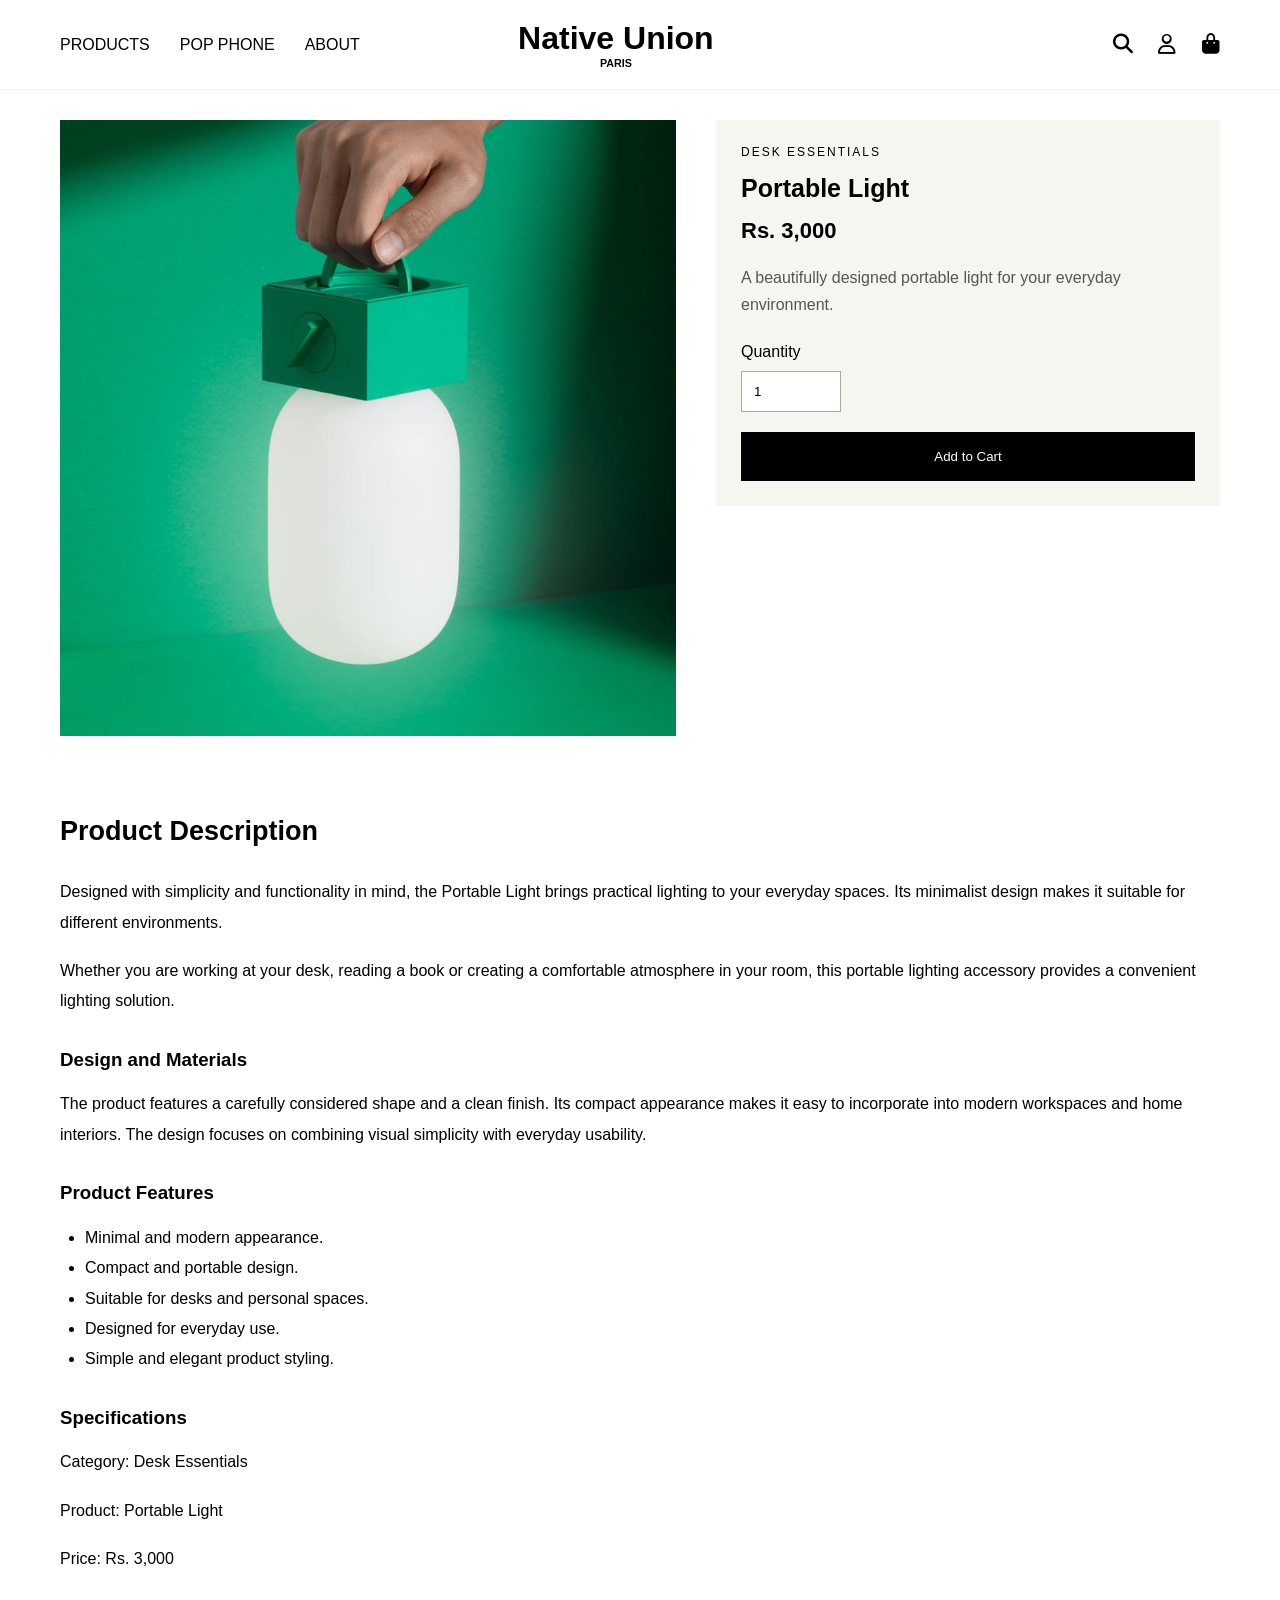
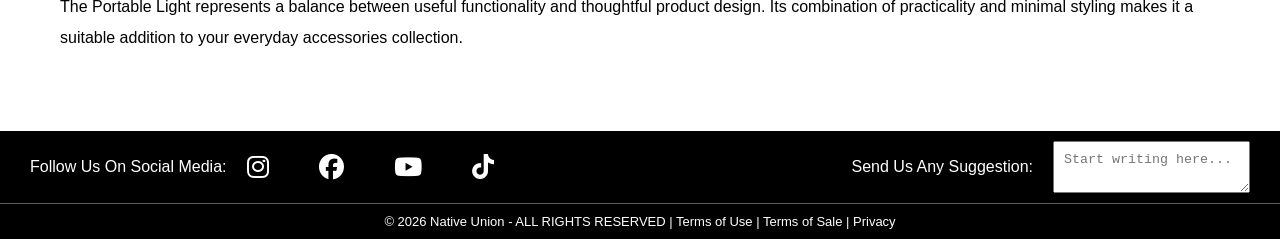
<file: midterm/products.html>
<!DOCTYPE html>
<html lang="en">

<head>
    <meta charset="UTF-8">
    <meta name="viewport" content="width=device-width, initial-scale=1.0">
    <title>Products | Native Union</title>
    <link rel="stylesheet" href="./css/style.css">

    <link rel="stylesheet" href="https://cdnjs.cloudflare.com/ajax/libs/font-awesome/6.7.2/css/all.min.css">
</head>

<body class="product-page">

    <header class="header">
        <nav>
            <i class="fa-solid fa-bars bar"></i>
            <ul class="nav-list">
                <li><a href="index.html">PRODUCTS</a></li>
                <li><a href="index.html">POP PHONE</a></li>
                <li><a href="index.html">ABOUT</a></li>
            </ul>
        </nav>

        <div class="logo">
            <h1>Native Union</h1>
            <h6>PARIS</h6>
        </div>

        <div class="head-icons">
            <i class="fa-solid fa-magnifying-glass"></i>
            <i class="fa-regular fa-user"></i>
            <i class="fa-solid fa-bag-shopping"></i>
        </div>

    </header>


    <main class="product-detail">
        <div class="product-layout">
            <div class="detail-image">

                <img src="public/0003_PopLight_Pine3.jpg" alt="Native Union Portable Light in Pine">

            </div>

            <div class="detail-info">

                <p class="detail-category">
                    DESK ESSENTIALS
                </p>

                <h1>Portable Light</h1>

                <p class="detail-price" data-price="3000">
                    Rs. 3,000
                </p>

                <p class="detail-summary">
                    A beautifully designed portable light
                    for your everyday environment.
                </p>

                <div class="quantity-wrapper">

                    <label for="quantity">Quantity</label>

                    <input type="number" id="quantity" name="quantity" value="1" min="1">

                </div>

                <button type="button" class="detail-cart">
                    Add to Cart
                </button>

            </div>

            <section class="detail-description">

                <h2>Product Description</h2>

                <p>
                    Designed with simplicity and functionality
                    in mind, the Portable Light brings practical
                    lighting to your everyday spaces. Its
                    minimalist design makes it suitable for
                    different environments.
                </p>

                <p>
                    Whether you are working at your desk,
                    reading a book or creating a comfortable
                    atmosphere in your room, this portable
                    lighting accessory provides a convenient
                    lighting solution.
                </p>

                <h3>Design and Materials</h3>

                <p>
                    The product features a carefully considered
                    shape and a clean finish. Its compact
                    appearance makes it easy to incorporate
                    into modern workspaces and home interiors.
                    The design focuses on combining visual
                    simplicity with everyday usability.
                </p>

                <h3>Product Features</h3>

                <ul>
                    <li>Minimal and modern appearance.</li>
                    <li>Compact and portable design.</li>
                    <li>Suitable for desks and personal spaces.</li>
                    <li>Designed for everyday use.</li>
                    <li>Simple and elegant product styling.</li>
                </ul>

                <h3>Specifications</h3>

                <p>
                    Category: Desk Essentials
                </p>

                <p>
                    Product: Portable Light
                </p>

                <p>
                    Price: Rs. 3,000
                </p>

                <p>
                    The Portable Light represents a balance
                    between useful functionality and thoughtful
                    product design. Its combination of
                    practicality and minimal styling makes it
                    a suitable addition to your everyday
                    accessories collection.
                </p>

            </section>

        </div>

    </main>

    <footer class="footer">
        <div class="footer_contact">
            <div class="social_media">
                <p>Follow Us On Social Media:</p>
                <i class="fa-brands fa-instagram"></i>
                <i class="fa-brands fa-facebook"></i>
                <i class="fa-brands fa-youtube"></i>
                <i class="fa-brands fa-tiktok"></i>
            </div>
            <div class="query">
                <label for="text">Send Us Any Suggestion: </label>
                <textarea name="" id="" placeholder="Start writing here..."></textarea>
            </div>
        </div>
        <div class="copyright">
            <p>&copy; 2026 Native Union - ALL RIGHTS RESERVED | Terms of Use | Terms of Sale | Privacy</p>
        </div>
    </footer>

</body>

</html>
</file>
<file: Assignment-01/Style.css>
* {
  box-sizing: border-box;
  margin: 0;
  padding: 0;
}

body {
  background-color: #efefef;
  padding: 25px 20px;
}

.animate__animated{
  transition: 2s ease-in-out;
}

.resume {
  width: 100%;
  font-family: Arial, Helvetica, sans-serif;
  display: flex;
  border-radius: 20px;
  overflow: hidden;
}

.details {
  width: 30%;
  /* height: 100vh; */
  background-color: #153355;
  padding: 30px 20px;
  color: #ffff;
}

.info {
  width: 100%;
  /* border:1px solid orange; */
  display: flex;
  flex-direction: column;
  align-items: center;
}
.profile-pic {
  width: 240px;
  height: 240px;
  border: 4px solid white;
  border-radius: 50%;
  overflow: hidden;
}

.profile-pic img {
  width: 100%;
  object-fit: cover;
  transition: 0.3s ease-in-out;
  cursor: pointer;
}
.profile-pic img:hover{
  transform: scale(1.15);
}

.about-me {
  display: none;
  width: 80%;
  /* border: 1px solid orange; */
  padding: 20px;
}
.about-me h1 {
  font-size: 3.5rem;
  font-weight: bold;
}
.about-me h2 {
  font-size: 1.8rem;
  font-weight: lighter;
  padding-bottom: 20px;
  border-bottom: 2px solid #56b1f2;
}
.about-me p {
  padding-top: 20px;
  font-size: 1.5rem;
  line-height: 1.8rem;
}

.contact {
  width: 100%;
  /* border:1px solid white; */
  padding: 30px 0;
  display: flex;
  flex-direction: column;
  gap: 20px;
  font-size: 1.2rem;
  font-weight: lighter;
}
.contact a{
  text-decoration: none;
  color: white;
}
.contact i {
  font-size: 1.5rem;
  padding-right: 25px;
}

.skills-section {
  width: 100%;
  /* border:1px solid white; */
  padding: 30px 0;
  font-size: 1.2rem;
}
.skills-head {
  font-weight: bold;
  font-size: 1.5rem;
  border-bottom: 2px solid #56b1f2;
  padding-bottom: 3px;
}
.skills-head i {
  margin-right: 20px;
}
.skills-list {
  padding-top: 20px;
  padding-left: 20px;
  display: flex;
  flex-direction: column;
  gap: 10px;
}

.languages {
  width: 100%;
  /* border:1px solid white; */
  padding: 30px 0;
}
.lang-head {
  font-weight: bold;
  font-size: 1.5rem;
  border-bottom: 2px solid #56b1f2;
  padding-bottom: 3px;
}
.lang-head i {
  margin-right: 15px;
}
.languages h3 {
  padding-top: 20px;
  font-size: 1.1rem;
  font-weight: lighter;
  display: flex;
  justify-content: space-between;
}

.quote {
  width: 100%;
  border-top: 2px solid #56b1f2;
  padding: 30px 0;
  font-size: 1.5rem;
}

.about {
  width: 70%;
  padding: 30px 50px;
  color: #153355;
  background-color: #ffff;
}

.about-head h1 {
  font-size: 4.5rem;
  font-weight: bold;
  /* border-color: orange; */
}
.about-head h2 {
  font-size: 1.8rem;
  font-weight: lighter;
  padding-bottom: 20px;
  border-bottom: 2px solid #56b1f2;
}
.about-head p {
  padding-top: 20px;
  font-size: 1.5rem;
  line-height: 1.8rem;
  padding-right: 50px;
}
.career-obj {
  padding-top: 30px;
}
.career-head {
  font-size: 1.8rem;
  display: flex;
  gap: 30px;
}
.career-head h4 {
  width: 100%;
  border-bottom: 2px solid #56b1f2;
}
.career-obj p {
  padding-top: 20px;
  font-size: 1.5rem;
}

.education {
  padding-top: 30px;
}
.edu-head {
  font-size: 1.8rem;
  display: flex;
  gap: 30px;
}
.edu-head h4 {
  width: 100%;
  border-bottom: 2px solid #56b1f2;
}

.edu {
  padding-top: 20px;
}
.edu h3 {
  font-size: 1.3rem;
  font-weight: bold;
  display: flex;
  justify-content: space-between;
}
.edu span {
  font-size: 1.2rem;
  font-weight: lighter;
}
.edu p {
  padding-top: 0px;
  font-size: 1.2rem;
}

.projects {
  padding-top: 30px;
}
.projects-head {
  font-size: 1.8rem;
  display: flex;
  gap: 30px;
}
.projects-head h4 {
  width: 100%;
  border-bottom: 2px solid #56b1f2;
}

.project {
  padding-top: 20px;
}
.projects h3 {
  font-size: 1.3rem;
  font-weight: bold;
  display: flex;
  justify-content: space-between;
}
.project p {
  padding-top: 0px;
  font-size: 1.2rem;
}

/* @media -> Directives */
@media (max-width: 1160px) {
  .details {
    width: 40%;
  }
  .about {
    width: 60%;
    /* padding: 30px 20px; */
  }
}

@media (max-width: 900px) {
  .resume {
    flex-direction: column;
    border-radius: 20px;
    overflow: hidden;
  }
  .details {
    width: 100%;
    padding-bottom: 0px;
  }
  .info {
    padding: 20px 30px 0px 30px;
  }

  .profile {
    display: flex;
  }
  .profile-pic {
    width: 250px;
    height: 250px;
  }
  .about-me {
    display: block;
  }

  .contact {
    flex-direction: row;
    gap: 0px;
    justify-content: space-between;
  }
  .contact i {
    padding-right: 5px;
  }

  .skills-section,
  .languages,
  .quote {
    display: none;
  }

  .about {
    width: 100%;
    padding: 30px 20px;
  }

  .about-head {
    display: none;
  }
}

@media (max-width: 715px) {
  .details {
    padding: 30px 0px 0px 0px;
  }
  .profile {
    flex-direction: column;
    align-items: center;
  }
  .about-me {
    width: 100%;
  }
  .about-me h1 {
    font-size: 2.5rem;
  }
  .about-me h3 {
    font-size: 1.5rem;
  }
  .about-me p {
    font-weight: lighter;
  }

  .contact {
    flex-wrap: wrap;
    gap: 20px;
    font-size: 1rem;
  }
  .contact i {
    font-size: 1.2rem;
  }
}

@media (max-width: 400px) {
  .profile-pic {
    width: 180px;
    height: 180px;
  }
}
</file>
<file: Assignment-02/css/style.css>
*{
    box-sizing: border-box;
    padding: 0;
    margin: 0;
    /* border: 1px solid white; */
}
:root{
    --primary-color:white;
    --secondary-color:black;
    --hover-color:rgb(214, 214, 214);
    --patch-color:#F6F5F0;
    --cart-color:#CB8A3D;
    --card-hover:#db9d52;
}
body{
    font-family: Arial, Helvetica, sans-serif;  
}
.header{
    width:100%;
    padding: 20px 60px;
    color: var(--primary-color);
    display: flex;
    justify-content: space-between;
    align-items: center;
    transition: all 0.5s ease-in-out;
    position: fixed;
    z-index:1;
}


.nav-list{
    list-style:none;
    display: flex;
    gap: 30px;
}
.nav-list li a{
    text-decoration: none;
    color: var(--primary-color);
}
.header nav .bar{
    font-size: 1.6rem;
    display: none;
}
.logo{
    text-align: center;
}

.head-icons{
    width: 30%;
    font-size: 20px;
    text-align: end;
}
.head-icons i{
    margin-left: 20px;
    cursor: pointer;
}

.header:hover{
    background-color: white;
    color: var(--secondary-color);
    .nav-list li a{
        color: var(--secondary-color);
    }
}

.main{
    width: 100%;
    height: 100vh;
    background: url(../public/imgi_109_P10_HomeBanner_d5776270-f7bc-4322-819c-13b782be475e.jpg);
    background-size: cover;
    background-repeat: no-repeat;
    text-align: center;
    display: block;
    align-content: center;
    font-size: 20px;
    color: var(--primary-color);
    text-shadow:3px 3px 10px var(--secondary-color);
}
.main h2{
    font-size: 40px;
    margin: 20px 0 30px 0;
}
.shop-btn{
    padding: 15px 30px;
    border-radius: 50px;
    border: none;
    font-size: 15px;
    letter-spacing: 3px;
    transition: all 0.3s ease-in-out;
}
.shop-btn:hover{
    cursor: pointer;
    background-color: var(--hover-color);
}

.quote{
    width: 100%;
    background-color: var(--patch-color);
    padding:50px 150px ;
    display: flex;
    justify-content: space-between;
    align-items: center;
}
.quote blockquote{
    width: 50%;
    font-size: 30px;
    font-weight: bold;
    font-style: italic;
}

.right-text{
    width: 50%;
    font-size: 18px;
    border-left: 1px solid var(--secondary-color);
    display: flex;
    justify-content: space-between;
    align-items: center;
}
.right-text p{
    width: 50%;
    margin-left: 60px;
    line-height: 25px;
}
.b-cop{
    width:12%;
    overflow: hidden;
}
.b-cop img{
    width: 100%;
    object-fit: cover;
}


.product-section{
    width: 100%;
    padding: 50px 60px;
    text-align: center;
}

.products{
    width: 100%;
    padding-top: 30px;
    display: flex;
    flex-wrap: nowrap;
    gap: 10px;
    overflow: auto;
    scrollbar-width: none;
}
.product{
    flex: 0 0 calc((100% - 34px) / 10);
    min-width: 220px;
    position: relative;
    scroll-snap-align: start;
    justify-items: center;
}
.p-img{
    width: 100%;
    overflow: hidden;
    padding-bottom: 10px;
}
.p-img img{
    width: 100%;
    object-fit: cover;
    transition: all 0.5s ease-in-out;
}
.p-img img:hover{
    transform: scale(1.03) rotate(2deg);
}
.price{
    font-size: 13px;
    padding: 10px 20px;
    border-radius: 50px;
    margin-top: 10px;
    background-color: var(--cart-color);
    color: var(--primary-color);
}
.price:hover{
    cursor: pointer;
    background-color: var(--card-hover);
}

.cart{
    width: 50px;
    height: 50px;
    border-radius: 50%;
    background-color: var(--cart-color);
    align-content: center;
    font-size: 30px;
    color: var(--primary-color);
    position: absolute;
    bottom: 80px;
    left: 165px;
    cursor: pointer;
}

.empty{
    width: 100%;
    height: 30vh;
    background-color:var(--patch-color);
}

.product_categories{
    width: 100%;
    padding: 80px 80px;
    display: flex;
}
.catg_left{
    width: 50%;
    padding: 80px 50px 20px 0px;
}
.catg_left h2{
    font-size: 30px;
    font-style: italic;
    padding-bottom: 10px;
}
.p_catg_desc{
    font-size: 17px;
    padding-top: 30px;
    word-spacing: 3px;
    line-height: 25px;
}
.catg_left button{  
    padding: 15px 40px;
    border-radius: 50px;
    border: 2px solid var(--secondary-color);
    background-color: var(--secondary-color);
    color: var(--primary-color);
    font-size: 17px;
    margin-top: 30px;
    transition: all .5s ease-in-out;
}
.catg_left button:hover{
    background-color: transparent;
    cursor: pointer;
    color: var(--secondary-color);
}



.catg_right{
    width: 50%;
    display: grid;
    grid-template-columns: repeat(2,1fr);
    gap: 16px;
}

.catg_img{
    width: 100%;
    overflow: hidden;
    aspect-ratio: 1 / 1; 
}
.catg_img img{
    width: 100%;    
    height: 100%;
    object-fit: cover;
    display: block;
    transition: all .5s ease-in-out;
}
.catg_img img:hover{
    transform: scale(1.5);
}

.newsletter{
    width: 100%;
    height: 100vh;
    background: url(../public/newsettler_bg.webp);
    background-size: cover;
    background-repeat: no-repeat;
    text-align: center;
    display: block;
    align-content: center;
    color: white;
}
.nl-text h2{
    font-size: 4rem;
}
.nl-text p{
    font-size: 1.2rem;
    padding: 10px 0 30px 0;
}
.email-bar{
    display: flex;
    flex-direction: column;
    align-items: center;
    gap: 20px;
}
.email-bar input{
    padding: 17px 100px 17px 10px;
    border-radius: 5px;
    border: none;
}

.email-bar button{
    padding: 10px 30px;
    background-color: var(--primary-color);
    border: 2px solid var(--primary-color);
    border-radius: 50px;
    color: var(--secondary-color);
    transition: all 0.5s ease-in-out;
    font-weight: bold;
    font-size: 20px;
}
.email-bar button:hover{
    background-color: transparent;
    cursor: pointer;
    color: var(--primary-color);
}

.footer{
    width: 100%;
    background-color: var(--secondary-color);
    color: var(--primary-color);
}
.footer_contact{
    padding: 10px 30px;
    display: flex;
    justify-content: space-between;
    align-items: center;
    border-bottom: 1px solid rgb(90, 89, 89);
}
.social_media{
    display: flex;
    gap: 20px;
    align-items: center;
}
.social_media i{
    font-size: 25px;
    margin-right: 30px;
    transition: all 0.4s ease-in-out;
}
.social_media i:hover{
    color: rgb(70, 70, 70);
    cursor: pointer;
}
.query{
    display: flex;
    align-items: center;
    gap: 20px;
}
.query textarea{
    padding: 10px 10px;
}

.copyright{
    padding: 10px 20px;
    text-align: center;
    font-size: 13px;
}





@media (max-width: 992px) {
    .product_categories {
        flex-direction: column; /* Stacks text on top of images on smaller screens */
        padding: 60px 24px;
        gap: 40px;
    }
    
    .catg_left, .catg_right {
        width: 100%;            /* Forces both modules to take full content width */
        max-width: 100%;
        padding-right: 0;
    }
}
@media (max-width:900px){
    .header{
        padding-right: 40px;
    }
    .nav-list{
        display: none;
    }
    .header nav .bar{
        display: block;
    }
    .head-icons{
        width: auto;
    }
    .quote{
        padding: 50px 60px;
    }

    .social_media p{
        display: none;
    }
    .query label{
        display: none;
    }

}

@media (max-width:640px){
    .header{
        padding: 20px 20px;
    }
    .logo{
        margin-left: 30px;
        font-size: 0.8rem;
    }
    .head-icons .fa-user{
        display: none;
    }

    .quote{
        flex-direction: column;
        gap: 20px;
    }
    .quote blockquote{
        width: 100%;
    }
    .right-text{
        width: 100%;
        border-left: none;
        border-top: 1px solid black;
        padding-top: 15px;
    }
    .right-text p{
        width: 70%;
        margin-left: 0;
    }
    .b-cop{
        width: 17%;
    }

    .footer_contact{
        flex-direction: column;
        gap: 15px;
    }

}
</file>
<file: Lab_Task-02/css/style.css>
* {
    box-sizing: border-box;
}

body {
    margin: 0;
    font-family: Arial, Helvetica, sans-serif;
}

/* Navbar */
.site-navbar {
    background-color: #F6F5F0;
    padding: 18px 0;
    border-bottom: 1px solid #ddd;
}

.navbar-brand {
    font-size: 25px;
    font-weight: bold;
    color: #191919;
}

.navbar-brand:hover {
    color: #555;
}

.nav-link {
    color: #333;
    font-size: 14px;
    letter-spacing: 1px;
}

.nav-link:hover {
    color: #999;
}

.cart-link {
    display: flex;
    align-items: center;
    gap: 8px;
    text-decoration: none;
    color: #191919;
}

.cart-count {
    background-color: #191919;
    color: white;
    padding: 3px 7px;
    border-radius: 50%;
    font-size: 12px;
}

.navbar-toggler {
    border: 1px solid #555;
}



.product-section {
    padding-top: 60px;
    padding-bottom: 60px;
}

.section-heading {
    margin-bottom: 30px;
}

.section-heading p {
    letter-spacing: 3px;
    font-size: 12px;
}

.section-heading h1 {
    font-size: 32px;
}

/* Desktop: 4 columns */
.product-grid {
    display: grid;
    grid-template-columns: repeat(4, minmax(0, 1fr));
    gap: 24px;
}

.product-card {
    min-width: 0;
    display: flex;
    flex-direction: column;
}

.product-image {
    width: 100%;
    aspect-ratio: 4 / 5;
    overflow: hidden;
    background-color: #f3f1ec;
}

.product-image img {
    width: 100%;
    height: 100%;
    object-fit: cover;
    display: block;
}

.product-info {
    padding-top: 15px;
}

.product-info h3 {
    font-size: 17px;
}

.product-info p {
    font-weight: bold;
}

/* Tablet: 2 columns */
@media (max-width: 991.98px) {

    .product-grid {
        grid-template-columns: repeat(2, minmax(0, 1fr));
    }

}

/* Phone: 1 column */
@media (max-width: 575.98px) {

    .product-grid {
        grid-template-columns: 1fr;
        gap: 30px;
    }

    .section-heading h1 {
        font-size: 25px;
    }

}


/* Mobile navigation */
@media (max-width: 767.98px) {

    .navbar-collapse {
        padding-top: 15px;
    }

    .navbar-nav {
        align-items: flex-start;
    }

    .nav-link {
        padding: 10px 0;
    }
}
</file>
<file: midterm/css/style.css>
*{
    box-sizing: border-box;
    padding: 0;
    margin: 0;
    /* border: 1px solid white; */
}
:root{
    --primary-color:white;
    --secondary-color:black;
    --hover-color:rgb(214, 214, 214);
    --patch-color:#F6F5F0;
    --cart-color:#CB8A3D;
    --card-hover:#db9d52;

    --accent-color: hsl(189, 70%, 45%);
}
body{
    font-family: Arial, Helvetica, sans-serif;  
}
.header{
    width:100%;
    padding: 20px 60px;
    color: var(--primary-color);
    display: flex;
    justify-content: space-between;
    align-items: center;
    transition: all 0.5s ease-in-out;
    position: fixed;
    z-index:1;
}


.nav-list{
    list-style:none;
    display: flex;
    gap: 30px;
}
.nav-list li a{
    text-decoration: none;
    color: var(--primary-color);
}
.header nav .bar{
    font-size: 1.6rem;
    display: none;
}
.logo{
    text-align: center;
}

.head-icons{
    width: 30%;
    font-size: 20px;
    text-align: end;
}
.head-icons i{
    margin-left: 20px;
    cursor: pointer;
}

.header:hover{
    background-color: white;
    color: var(--secondary-color);
    .nav-list li a{
        color: var(--secondary-color);
    }
}

.main{
    width: 100%;
    height: 100vh;
    background: url(../public/imgi_109_P10_HomeBanner_d5776270-f7bc-4322-819c-13b782be475e.jpg);
    background-size: cover;
    background-repeat: no-repeat;
    text-align: center;
    display: block;
    align-content: center;
    font-size: 20px;
    color: var(--primary-color);
    text-shadow:3px 3px 10px var(--secondary-color);
}
.main h2{
    font-size: 40px;
    margin: 20px 0 30px 0;
}
.shop-btn{
    padding: 15px 30px;
    border-radius: 50px;
    border: none;
    font-size: 15px;
    letter-spacing: 3px;
    transition: all 0.3s ease-in-out;
}
.shop-btn:hover{
    cursor: pointer;
    background-color: var(--hover-color);
}

.quote{
    width: 100%;
    background-color: var(--patch-color);
    padding:50px 150px ;
    display: flex;
    justify-content: space-between;
    align-items: center;
}
.quote blockquote{
    width: 50%;
    font-size: 30px;
    font-weight: bold;
    font-style: italic;
}

.right-text{
    width: 50%;
    font-size: 18px;
    border-left: 1px solid var(--secondary-color);
    display: flex;
    justify-content: space-between;
    align-items: center;
}
.right-text p{
    width: 50%;
    margin-left: 60px;
    line-height: 25px;
}
.b-cop{
    width:12%;
    overflow: hidden;
}
.b-cop img{
    width: 100%;
    object-fit: cover;
}


.product-section{
    width: 100%;
    padding: 50px 60px;
    text-align: center;
}


/* Category Filter */

.category-filter {
    border: none;
    margin-top: 30px;
    text-align: left;
}

.filter-options {
    display: flex;
    flex-wrap: wrap;
    align-items: center;
    gap: 12px;
}

.category-filter input[type="radio"] {
    width: 1px;
    height: 1px;
}


.filter-options label {
    padding: 10px 20px;
    border: 1px solid #ccc;
    border-radius: 30px;
    cursor: pointer;
    font-size: 13px;
    transition: all 0.3s ease;
}

.category-filter input:checked + label {
    background-color: var(--accent-color);
    color: white;
    border-color: var(--accent-color);
}


.product-section:has(#filter-desk:checked)
.products .product:not([data-category="desk"]) {
    display: none;
}

.product-section:has(#filter-mobile:checked)
.products .product:not([data-category="mobile"]) {
    display: none;
}

.product-section:has(#filter-carry:checked)
.products .product:not([data-category="carry"]) {
    display: none;
}



/* .products{
    width: 100%;
    padding-top: 30px;
    display: flex;
    flex-wrap: nowrap;
    gap: 10px;
    overflow: auto;
    scrollbar-width: none;
}
.product{
    flex: 0 0 calc((100% - 34px) / 10);
    min-width: 220px;
    position: relative;
    scroll-snap-align: start;
    justify-items: center;
} */


/* Responsive product grid */

.products {
    width: 100%;
    padding-top: 30px;

    display: grid;
    grid-template-columns: repeat(4, minmax(0, 1fr));

    gap: 24px;
}

/* Individual product card */

.product {
    min-width: 0;
    position: relative;
}

/* No-results state */
.products.is-hidden {
    display: none;
}

/* Search and sort container */

.product-tools {
    display: flex;
    align-items: center;
    justify-content: space-between;
    gap: 20px;
    margin-top: 25px;
}

.search-box {
    position: relative;
    width: 100%;
    max-width: 400px;
}

.search-box input {
    width: 100%;
    padding: 13px 45px 13px 15px;
    border: 1px solid #ccc;
    border-radius: 30px;
    outline: none;
}

.search-box input:focus {
    border-color: var(--accent-color);
}

.search-box i {
    position: absolute;
    right: 17px;
    top: 50%;
    transform: translateY(-50%);
}

#sort-price {
    padding: 13px 22px;
    border: 1px solid var(--secondary-color);
    border-radius: 30px;
    background-color: var(--secondary-color);
    color: white;
    cursor: pointer;
}

#sort-price:hover {
    background-color: var(--accent-color);
    border-color: var(--accent-color);
}

/* Premium label */

.premium-label {
    display: inline-block;
    margin-top: 10px;
    padding: 6px 12px;

    font-size: 11px;
    font-weight: bold;
    letter-spacing: 1px;
    text-transform: uppercase;

    background-color: var(--accent-color);
    color: white;
    border-radius: 20px;
}

/* No products message */

.no-products {
    padding: 40px 10px;
    text-align: center;
    font-size: 18px;
    font-weight: bold;
}

.p-img{
    width: 100%;
    overflow: hidden;
    padding-bottom: 10px;
}
.p-img img{
    width: 100%;
    object-fit: cover;
    transition: all 0.5s ease-in-out;
}
.p-img img:hover{
    transform: scale(1.03) rotate(2deg);
}
.price{
    font-size: 13px;
    padding: 10px 20px;
    border-radius: 50px;
    margin-top: 10px;
    background-color: var(--cart-color);
    color: var(--primary-color);
}
.price:hover{
    cursor: pointer;
    background-color: var(--card-hover);
}

.cart{
    background-color: var(--cart-color);
    color: var(--primary-color);
    cursor: pointer;
    margin-top: 10px;
    padding: 10px 20px;
    border-radius: 30px;
    border: 2px solid var(--cart-color);
    transition: all 0.4s ease;
}
.cart:hover{
    background-color: transparent;
    color: var(--secondary-color);
}
/*Product Page header*/
.product-page .header {
    position: relative;
    background-color: white;
    color: var(--secondary-color);
    border-bottom: 1px solid #eee;
}

.product-page .nav-list li a {
    color: var(--secondary-color);
}


/* Main product container */
.product-detail {
    width: 100%;
    padding: 60px;
}


/* MOBILE GRID: Below 627px */

.product-layout {
    display: grid;

    grid-template-areas:
        "image"
        "details"
        "description";

    grid-template-columns: minmax(0, 1fr);

    gap: 30px;
    align-items: start;
}

/* Assign grid areas */

.detail-image {
    grid-area: image;
}

.detail-info {
    grid-area: details;
    align-self: start;
}

.detail-description {
    grid-area: description;
}


/* Product image */

.detail-image {
    width: 100%;
    overflow: hidden;
    background-color: var(--patch-color);
}

.detail-image img {
    width: 100%;
    height: auto;
    display: block;
    object-fit: cover;
}


/* Product details */

.detail-info {
    padding: 25px;
    background-color: var(--patch-color);
}

.detail-category {
    font-size: 12px;
    letter-spacing: 2px;
    margin-bottom: 15px;
}

.detail-info h1 {
    font-size: 32px;
    margin-bottom: 15px;
}

.detail-price {
    font-size: 22px;
    font-weight: bold;
    margin-bottom: 20px;
}

.detail-summary {
    line-height: 1.7;
    color: #555;
    margin-bottom: 25px;
}


/* Quantity */

.quantity-wrapper {
    display: flex;
    flex-direction: column;
    gap: 10px;
    margin-bottom: 20px;
}

.quantity-wrapper input {
    width: 100px;
    padding: 12px;
    border: 1px solid #aaa;
}


/* Add to Cart */

.detail-cart {
    width: 100%;
    padding: 16px;
    background-color: var(--secondary-color);
    color: white;
    border: 1px solid var(--secondary-color);
    cursor: pointer;
    transition: 0.3s;
}

.detail-cart:hover {
    background-color: var(--cart-color);
    border-color: var(--cart-color);
}


/* Product description */

.detail-description {
    padding: 30px 0;
    line-height: 1.9;
}

.detail-description h2 {
    font-size: 27px;
    margin-bottom: 20px;
}

.detail-description h3 {
    margin-top: 25px;
    margin-bottom: 12px;
}

.detail-description p {
    margin-bottom: 18px;
}

.detail-description ul {
    padding-left: 25px;
    margin-bottom: 20px;
}


.empty{
    width: 100%;
    height: 30vh;
    background-color:var(--patch-color);
}

.product_categories{
    width: 100%;
    padding: 80px 80px;
    display: flex;
}
.catg_left{
    width: 50%;
    padding: 80px 50px 20px 0px;
}
.catg_left h2{
    font-size: 30px;
    font-style: italic;
    padding-bottom: 10px;
}
.p_catg_desc{
    font-size: 17px;
    padding-top: 30px;
    word-spacing: 3px;
    line-height: 25px;
}
.catg_left button{  
    padding: 15px 40px;
    border-radius: 50px;
    border: 2px solid var(--secondary-color);
    background-color: var(--secondary-color);
    color: var(--primary-color);
    font-size: 17px;
    margin-top: 30px;
    transition: all .5s ease-in-out;
}
.catg_left button:hover{
    background-color: transparent;
    cursor: pointer;
    color: var(--secondary-color);
}



.catg_right{
    width: 50%;
    display: grid;
    grid-template-columns: repeat(2,1fr);
    gap: 16px;
}

.catg_img{
    width: 100%;
    overflow: hidden;
    aspect-ratio: 1 / 1; 
}
.catg_img img{
    width: 100%;    
    height: 100%;
    object-fit: cover;
    display: block;
    transition: all .5s ease-in-out;
}
.catg_img img:hover{
    transform: scale(1.5);
}

.newsletter{
    width: 100%;
    height: 100vh;
    background: url(../public/newsettler_bg.webp);
    background-size: cover;
    background-repeat: no-repeat;
    text-align: center;
    display: block;
    align-content: center;
    color: white;
}
.nl-text h2{
    font-size: 4rem;
}
.nl-text p{
    font-size: 1.2rem;
    padding: 10px 0 30px 0;
}
.email-bar{
    display: flex;
    flex-direction: column;
    align-items: center;
    gap: 20px;
}
.email-bar input{
    padding: 17px 100px 17px 10px;
    border-radius: 5px;
    border: none;
}

.email-bar button{
    padding: 10px 30px;
    background-color: var(--primary-color);
    border: 2px solid var(--primary-color);
    border-radius: 50px;
    color: var(--secondary-color);
    transition: all 0.5s ease-in-out;
    font-weight: bold;
    font-size: 20px;
}
.email-bar button:hover{
    background-color: transparent;
    cursor: pointer;
    color: var(--primary-color);
}

.footer{
    width: 100%;
    background-color: var(--secondary-color);
    color: var(--primary-color);
}
.footer_contact{
    padding: 10px 30px;
    display: flex;
    justify-content: space-between;
    align-items: center;
    border-bottom: 1px solid rgb(90, 89, 89);
}
.social_media{
    display: flex;
    gap: 20px;
    align-items: center;
}
.social_media i{
    font-size: 25px;
    margin-right: 30px;
    transition: all 0.4s ease-in-out;
}
.social_media i:hover{
    color: rgb(70, 70, 70);
    cursor: pointer;
}
.query{
    display: flex;
    align-items: center;
    gap: 20px;
}
.query textarea{
    padding: 10px 10px;
}

.copyright{
    padding: 10px 20px;
    text-align: center;
    font-size: 13px;
}





@media (max-width: 992px) {
    .product_categories {
        flex-direction: column; 
        padding: 60px 24px;
        gap: 40px;
    }
    
    .catg_left, .catg_right {
        width: 100%;            
        max-width: 100%;
        padding-right: 0;
    }
}

@media (max-width:900px){
    .header{
        padding-right: 40px;
    }
    .nav-list{
        display: none;
    }
    .header nav .bar{
        display: block;
    }
    .head-icons{
        width: auto;
    }
    .quote{
        padding: 50px 60px;
    }

    .social_media p{
        display: none;
    }
    .query label{
        display: none;
    }

}

@media (max-width:640px){
    .header{
        padding: 20px 20px;
    }
    .logo{
        margin-left: 30px;
        font-size: 0.8rem;
    }
    .head-icons .fa-user{
        display: none;
    }

    .products {
        grid-template-columns: repeat(2, minmax(0, 1fr));
    }

    .quote{
        flex-direction: column;
        gap: 20px;
    }
    .quote blockquote{
        width: 100%;
    }
    .right-text{
        width: 100%;
        border-left: none;
        border-top: 1px solid black;
        padding-top: 15px;
    }
    .right-text p{
        width: 70%;
        margin-left: 0;
    }
    .b-cop{
        width: 17%;
    }

    .footer_contact{
        flex-direction: column;
        gap: 15px;
    }
    
}


@media (min-width: 627px) {

    .product-detail {
        padding: 30px 60px;
    }

    .product-layout {
        grid-template-areas:
            "image details"
            "description description";

        grid-template-columns:
            minmax(0, 1.1fr)
            minmax(0, 0.9fr);

        gap: 40px;
        align-items: start;
    }

    /* Sticky product details */

    .detail-info {
        position: sticky;
        top: 10px;
        align-self: start;
    }
    
    .detail-info h1 {
        font-size: 25px;
    }

}


@media (max-width: 626px) {

    .product-detail {
        padding: 30px 20px;
    }

    .detail-info h1 {
        font-size: 25px;
    }

}

@media (max-width: 500px) {

    .products {
        grid-template-columns: 1fr;
    }

    .product-tools {
        flex-direction: column;
        align-items: stretch;
    }

    .search-box {
        max-width: 100%;
    }
}
</file>
<file: Style.css>
* {
  box-sizing: border-box;
  margin: 0;
  padding: 0;
}

body {
  background-color: #efefef;
  padding: 25px 20px;
}

.animate__animated{
  transition: 2s ease-in-out;
}

.resume {
  width: 100%;
  font-family: Arial, Helvetica, sans-serif;
  display: flex;
  border-radius: 20px;
  overflow: hidden;
}

.details {
  width: 30%;
  /* height: 100vh; */
  background-color: #153355;
  padding: 30px 20px;
  color: #ffff;
}

.info {
  width: 100%;
  /* border:1px solid orange; */
  display: flex;
  flex-direction: column;
  align-items: center;
}
.profile-pic {
  width: 240px;
  height: 240px;
  border: 4px solid white;
  border-radius: 50%;
  overflow: hidden;
}

.profile-pic img {
  width: 100%;
  object-fit: cover;
  transition: 0.3s ease-in-out;
  cursor: pointer;
}
.profile-pic img:hover{
  transform: scale(1.15);
}

.about-me {
  display: none;
  width: 80%;
  /* border: 1px solid orange; */
  padding: 20px;
}
.about-me h1 {
  font-size: 3.5rem;
  font-weight: bold;
}
.about-me h3 {
  font-size: 1.8rem;
  font-weight: lighter;
  padding-bottom: 20px;
  border-bottom: 2px solid #56b1f2;
}
.about-me p {
  padding-top: 20px;
  font-size: 1.5rem;
  line-height: 1.8rem;
}

.contact {
  width: 100%;
  /* border:1px solid white; */
  padding: 30px 0;
  display: flex;
  flex-direction: column;
  gap: 20px;
  font-size: 1.2rem;
  font-weight: lighter;
}
.contact i {
  font-size: 1.5rem;
  padding-right: 25px;
}

.skills-section {
  width: 100%;
  /* border:1px solid white; */
  padding: 30px 0;
  font-size: 1.2rem;
}
.skills-head {
  font-weight: bold;
  font-size: 1.5rem;
  border-bottom: 2px solid #56b1f2;
  padding-bottom: 3px;
}
.skills-head i {
  margin-right: 20px;
}
.skills-list {
  padding-top: 20px;
  padding-left: 20px;
  display: flex;
  flex-direction: column;
  gap: 10px;
}

.languages {
  width: 100%;
  /* border:1px solid white; */
  padding: 30px 0;
}
.lang-head {
  font-weight: bold;
  font-size: 1.5rem;
  border-bottom: 2px solid #56b1f2;
  padding-bottom: 3px;
}
.lang-head i {
  margin-right: 15px;
}
.languages h3 {
  padding-top: 20px;
  font-size: 1.1rem;
  font-weight: lighter;
  display: flex;
  justify-content: space-between;
}

.quote {
  width: 100%;
  border-top: 2px solid #56b1f2;
  padding: 30px 0;
  font-size: 1.5rem;
}

.about {
  width: 70%;
  padding: 30px 50px;
  color: #153355;
  background-color: #ffff;
}

.about-head h1 {
  font-size: 4.5rem;
  font-weight: bold;
}
.about-head h3 {
  font-size: 1.8rem;
  font-weight: lighter;
  padding-bottom: 20px;
  border-bottom: 2px solid #56b1f2;
}
.about-head p {
  padding-top: 20px;
  font-size: 1.5rem;
  line-height: 1.8rem;
  padding-right: 50px;
}
.career-obj {
  padding-top: 30px;
}
.career-head {
  font-size: 1.8rem;
  display: flex;
  gap: 30px;
}
.career-head h4 {
  width: 100%;
  border-bottom: 2px solid #56b1f2;
}
.career-obj p {
  padding-top: 20px;
  font-size: 1.5rem;
}

.education {
  padding-top: 30px;
}
.edu-head {
  font-size: 1.8rem;
  display: flex;
  gap: 30px;
}
.edu-head h4 {
  width: 100%;
  border-bottom: 2px solid #56b1f2;
}

.edu {
  padding-top: 20px;
}
.edu h3 {
  font-size: 1.3rem;
  font-weight: bold;
  display: flex;
  justify-content: space-between;
}
.edu span {
  font-size: 1.2rem;
  font-weight: lighter;
}
.edu p {
  padding-top: 0px;
  font-size: 1.2rem;
}

.projects {
  padding-top: 30px;
}
.projects-head {
  font-size: 1.8rem;
  display: flex;
  gap: 30px;
}
.projects-head h4 {
  width: 100%;
  border-bottom: 2px solid #56b1f2;
}

.project {
  padding-top: 20px;
}
.projects h3 {
  font-size: 1.3rem;
  font-weight: bold;
  display: flex;
  justify-content: space-between;
}
.project p {
  padding-top: 0px;
  font-size: 1.2rem;
}

@media (max-width: 1160px) {
  .details {
    width: 40%;
  }
  .about {
    width: 60%;
    padding: 30px 20px;
  }
}

@media (max-width: 900px) {
  .resume {
    flex-direction: column;
    border-radius: 20px;
    overflow: hidden;
  }
  .details {
    width: 100%;
    padding-bottom: 0px;
  }
  .info {
    padding: 20px 30px 0px 30px;
  }

  .profile {
    display: flex;
  }
  .profile-pic {
    width: 250px;
    height: 250px;
  }
  .about-me {
    display: block;
  }

  .contact {
    flex-direction: row;
    gap: 0px;
    justify-content: space-between;
  }
  .contact i {
    padding-right: 5px;
  }

  .skills-section,
  .languages,
  .quote {
    display: none;
  }

  .about {
    width: 100%;
    padding: 30px 20px;
  }

  .about-head {
    display: none;
  }
}

@media (max-width: 715px) {
  .details {
    padding: 30px 0px 0px 0px;
  }
  .profile {
    flex-direction: column;
    align-items: center;
  }
  .about-me {
    width: 100%;
  }
  .about-me h1 {
    font-size: 2.5rem;
  }
  .about-me h3 {
    font-size: 1.5rem;
  }
  .about-me p {
    font-weight: lighter;
  }

  .contact {
    flex-wrap: wrap;
    gap: 20px;
    font-size: 1rem;
  }
  .contact i {
    font-size: 1.2rem;
  }
}

@media (max-width: 400px) {
  .profile-pic {
    width: 180px;
    height: 180px;
  }
}
</file>
